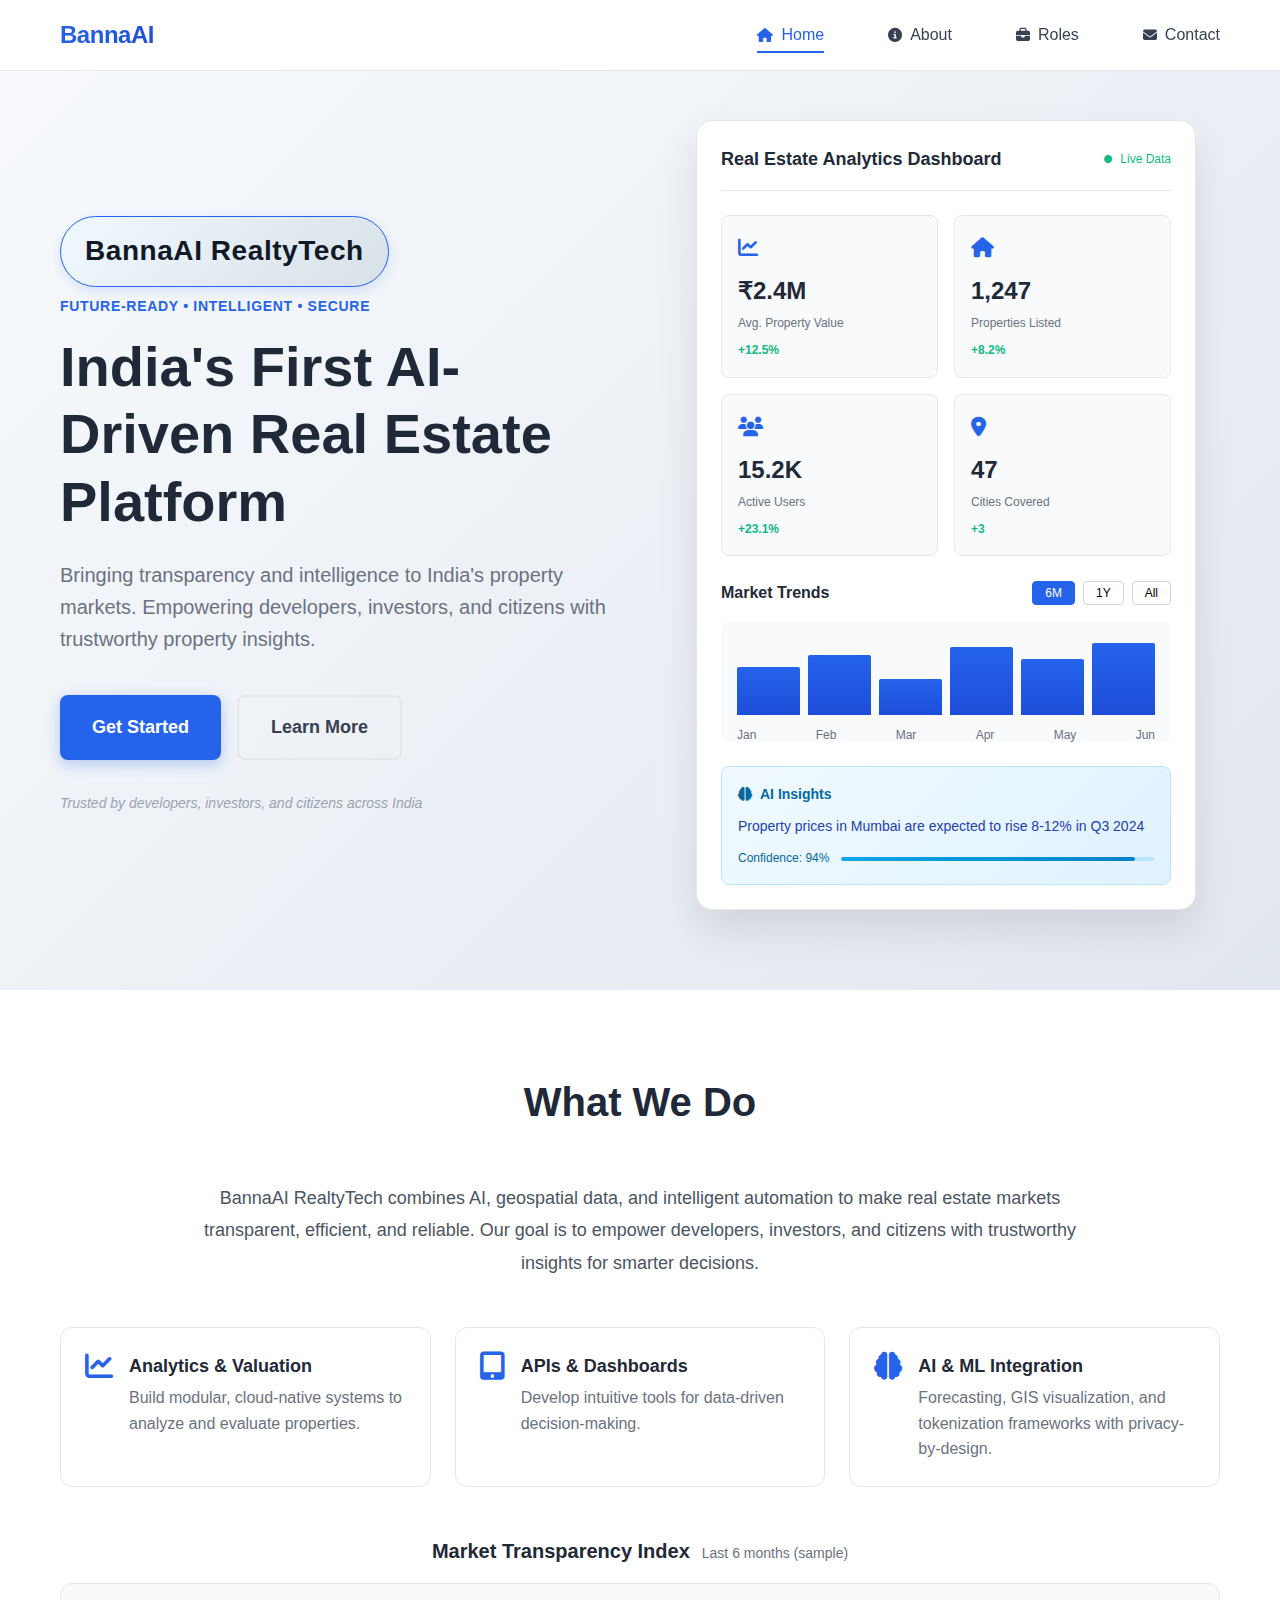
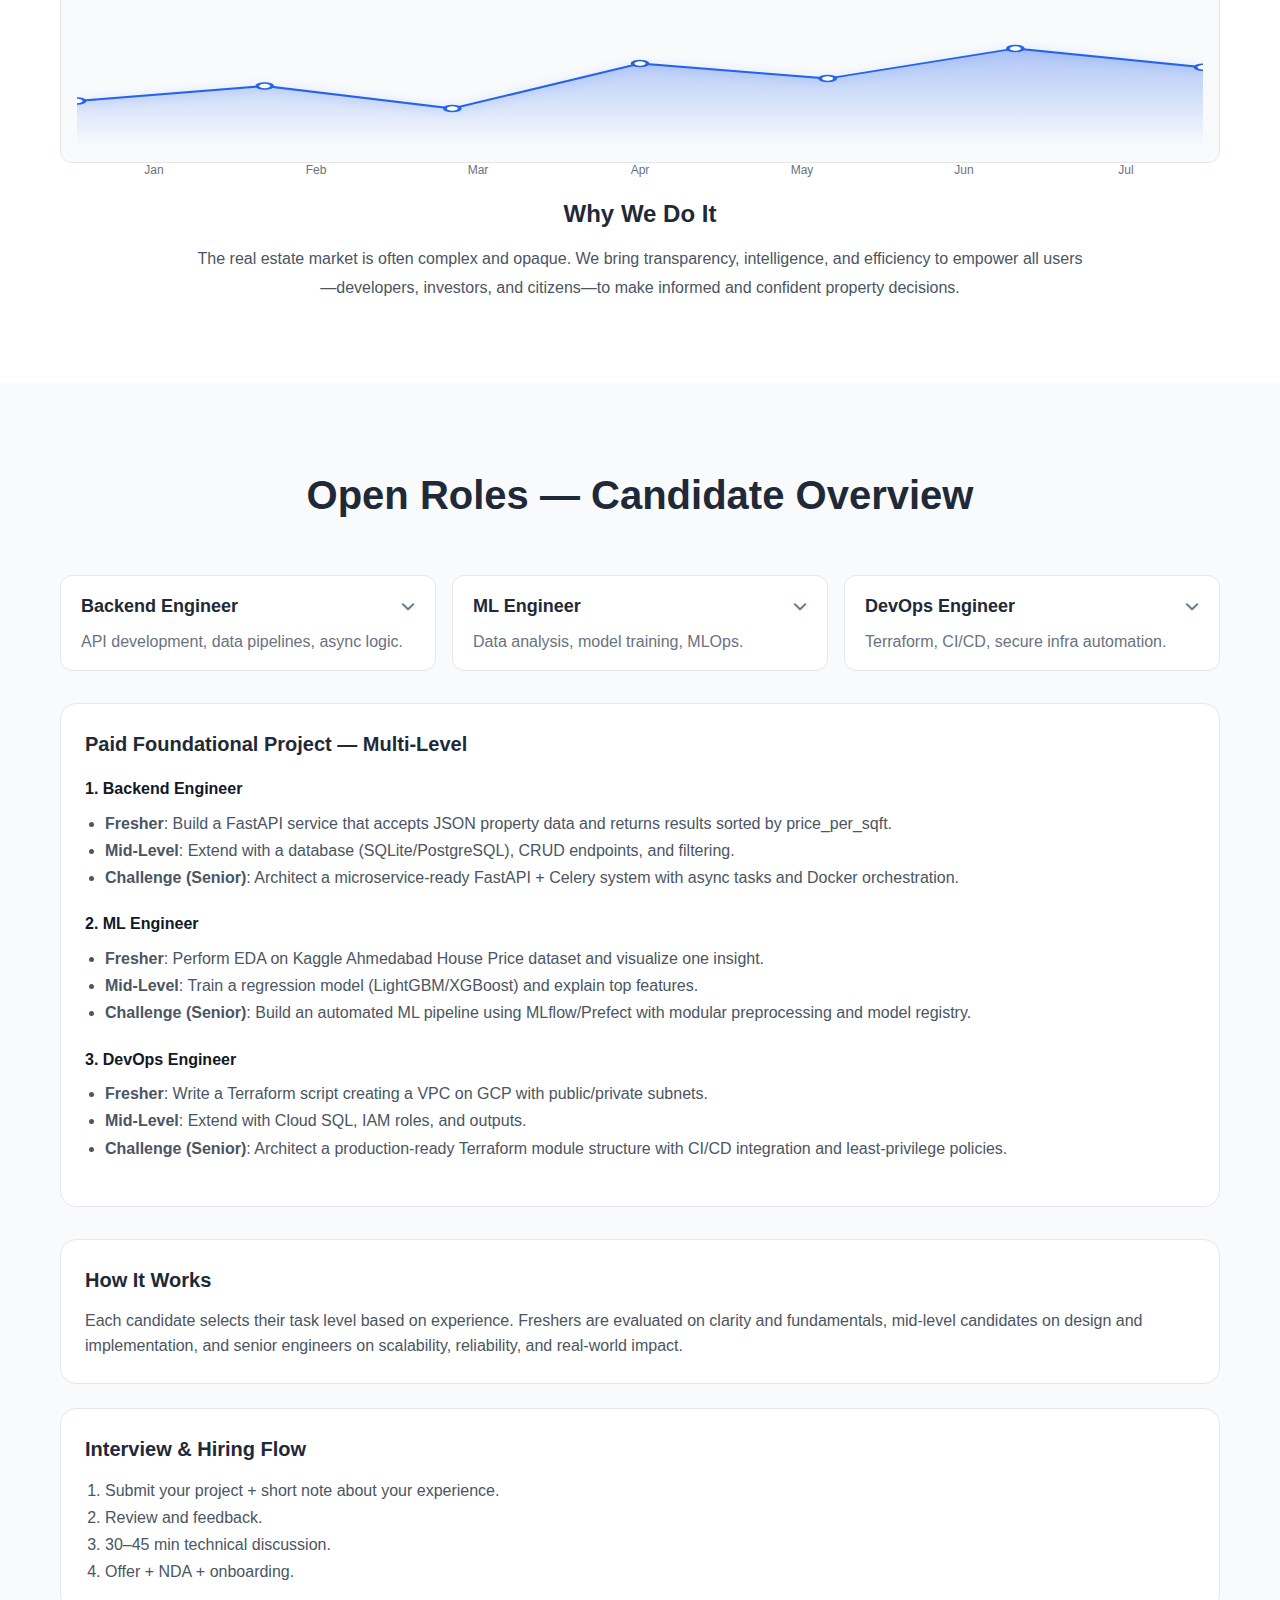
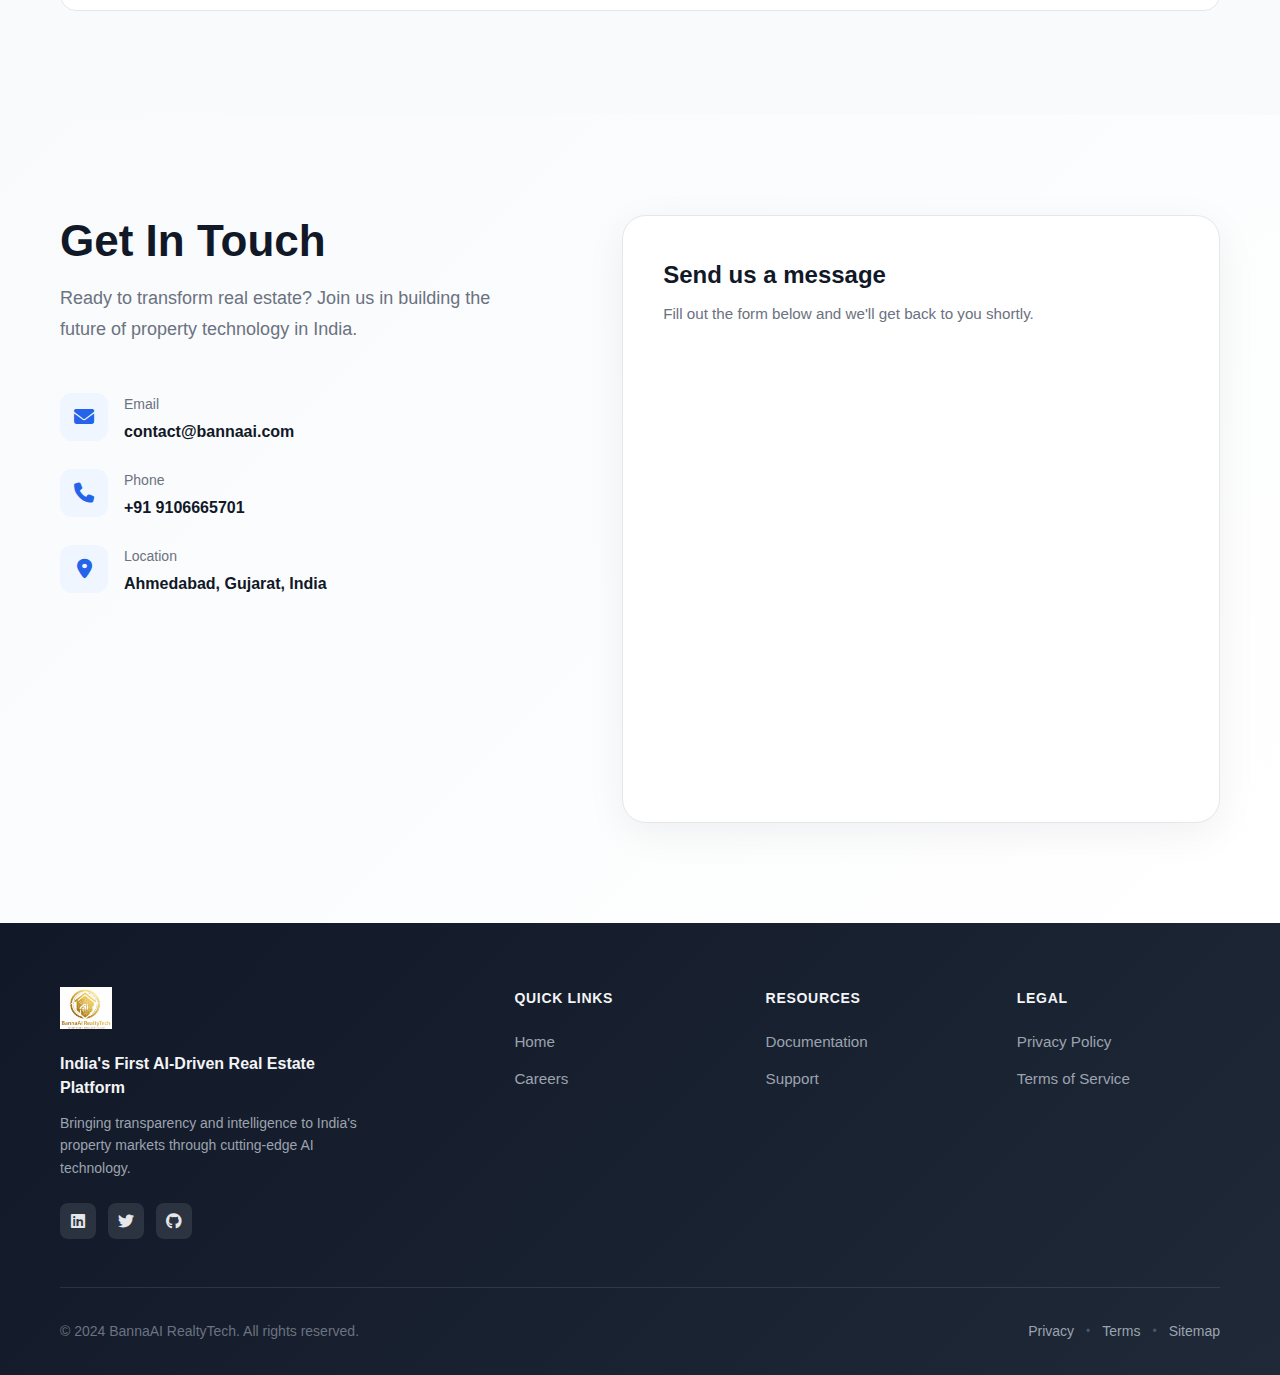
<file: index.html>
<!DOCTYPE html>
<html lang="en">
<head>
    <meta charset="UTF-8">
    <meta name="viewport" content="width=device-width, initial-scale=1.0">
    <title>BannaAI RealtyTech - India's First AI-Driven Real Estate Platform</title>
    <link rel="stylesheet" href="css/styles.css">
    <link rel="preconnect" href="https://fonts.googleapis.com">
    <link rel="preconnect" href="https://fonts.gstatic.com" crossorigin>
    <link href="https://fonts.googleapis.com/css2?family=Arvo:ital,wght@0,400;0,700;1,400;1,700&family=Bitter:ital,wght@0,100..900;1,100..900&family=Love+Ya+Like+A+Sister&family=Roboto+Condensed:ital,wght@0,100..900;1,100..900&family=Special+Elite&display=swap" rel="stylesheet">
    <link rel="stylesheet" href="https://cdnjs.cloudflare.com/ajax/libs/font-awesome/6.4.0/css/all.min.css">
</head>
<body>
    <!-- Navigation -->
    <nav class="navbar">
        <div class="nav-container">
            <div class="nav-logo">
                <a href="#home" class="logo-text">BannaAI</a>
            </div>
            <ul class="nav-menu">
                <li class="nav-item">
                    <a href="#home" class="nav-link"><i class="fas fa-home"></i> Home</a>
                </li>
                <li class="nav-item">
                    <a href="#about" class="nav-link"><i class="fas fa-info-circle"></i> About</a>
                </li>
                <li class="nav-item">
                    <a href="#roles" class="nav-link"><i class="fas fa-briefcase"></i> Roles</a>
                </li>
                <li class="nav-item">
                    <a href="#contact" class="nav-link"><i class="fas fa-envelope"></i> Contact</a>
                </li>
            </ul>
            <div class="hamburger">
                <span class="bar"></span>
                <span class="bar"></span>
                <span class="bar"></span>
            </div>
        </div>
    </nav>

    <!-- Hero Section -->
    <section id="home" class="hero">
        <div class="hero-container">
            <div class="hero-content">
                <p class="Company-name">BannaAI RealtyTech</p>
                <p class="hero-tagline">Future-Ready • Intelligent • Secure</p>
                
                <h1 class="hero-title">India's First AI-Driven Real Estate Platform</h1>
                <p class="hero-subtitle">Bringing transparency and intelligence to India's property markets. Empowering developers, investors, and citizens with trustworthy property insights.</p>
                <div class="hero-cta-buttons">
                    <button class="cta-button primary">Get Started</button>
                    <a href="pages/about.html" class="cta-button secondary">Learn More</a>
                </div>
                <p class="hero-supporting-text">Trusted by developers, investors, and citizens across India</p>
            </div>
            <div class="hero-visual">
                <div class="dashboard-container">
                    <div class="dashboard-header">
                        <h4>Real Estate Analytics Dashboard</h4>
                        <span class="live-indicator">
                            <i class="fas fa-circle"></i> Live Data
                        </span>
                    </div>
                    
                    <div class="dashboard-grid">
                        <div class="metric-card">
                            <div class="metric-icon">
                                <i class="fas fa-chart-line"></i>
                            </div>
                            <div class="metric-content">
                                <div class="metric-value">₹2.4M</div>
                                <div class="metric-label">Avg. Property Value</div>
                                <div class="metric-change positive">+12.5%</div>
                            </div>
                        </div>
                        
                        <div class="metric-card">
                            <div class="metric-icon">
                                <i class="fas fa-home"></i>
                            </div>
                            <div class="metric-content">
                                <div class="metric-value">1,247</div>
                                <div class="metric-label">Properties Listed</div>
                                <div class="metric-change positive">+8.2%</div>
                            </div>
                        </div>
                        
                        <div class="metric-card">
                            <div class="metric-icon">
                                <i class="fas fa-users"></i>
                            </div>
                            <div class="metric-content">
                                <div class="metric-value">15.2K</div>
                                <div class="metric-label">Active Users</div>
                                <div class="metric-change positive">+23.1%</div>
                            </div>
                        </div>
                        
                        <div class="metric-card">
                            <div class="metric-icon">
                                <i class="fas fa-map-marker-alt"></i>
                            </div>
                            <div class="metric-content">
                                <div class="metric-value">47</div>
                                <div class="metric-label">Cities Covered</div>
                                <div class="metric-change positive">+3</div>
                            </div>
                        </div>
                    </div>
                    
                    <div class="chart-section">
                        <div class="chart-header">
                            <h5>Market Trends</h5>
                            <div class="chart-controls">
                                <button class="chart-btn active">6M</button>
                                <button class="chart-btn">1Y</button>
                                <button class="chart-btn">All</button>
                            </div>
                        </div>
                        <div class="chart-container">
                            <div class="chart-bars">
                                <div class="bar" style="height: 60%"></div>
                                <div class="bar" style="height: 75%"></div>
                                <div class="bar" style="height: 45%"></div>
                                <div class="bar" style="height: 85%"></div>
                                <div class="bar" style="height: 70%"></div>
                                <div class="bar" style="height: 90%"></div>
                            </div>
                            <div class="chart-labels">
                                <span>Jan</span>
                                <span>Feb</span>
                                <span>Mar</span>
                                <span>Apr</span>
                                <span>May</span>
                                <span>Jun</span>
                            </div>
                        </div>
                    </div>
                    
                    <div class="ai-insights">
                        <div class="insight-header">
                            <i class="fas fa-brain"></i>
                            <span>AI Insights</span>
                        </div>
                        <div class="insight-content">
                            <p>Property prices in Mumbai are expected to rise 8-12% in Q3 2024</p>
                            <div class="confidence-score">
                                <span>Confidence: 94%</span>
                                <div class="confidence-bar">
                                    <div class="confidence-fill" style="width: 94%"></div>
                                </div>
                            </div>
                        </div>
                    </div>
                </div>
            </div>
        </div>
    </section>

    <!-- What We Do Section -->
    <section id="about" class="what-we-do">
        <div class="container">
            <h2 class="section-title">What We Do</h2>

            <div class="about-intro">
                <p>BannaAI RealtyTech combines AI, geospatial data, and intelligent automation to make real estate markets transparent, efficient, and reliable. Our goal is to empower developers, investors, and citizens with trustworthy insights for smarter decisions.</p>
            </div>

            <div class="about-core">
                <div class="about-card">
                    <div class="about-icon"><i class="fas fa-chart-line"></i></div>
                    <div class="about-content">
                        <h3>Analytics & Valuation</h3>
                        <p>Build modular, cloud-native systems to analyze and evaluate properties.</p>
                    </div>
                </div>
                <div class="about-card">
                    <div class="about-icon"><i class="fas fa-tablet-alt"></i></div>
                    <div class="about-content">
                        <h3>APIs & Dashboards</h3>
                        <p>Develop intuitive tools for data-driven decision-making.</p>
                    </div>
                </div>
                <div class="about-card">
                    <div class="about-icon"><i class="fas fa-brain"></i></div>
                    <div class="about-content">
                        <h3>AI & ML Integration</h3>
                        <p>Forecasting, GIS visualization, and tokenization frameworks with privacy-by-design.</p>
                    </div>
                </div>
            </div>

            <div class="about-graph">
                <div class="about-graph-header">
                    <h3>Market Transparency Index</h3>
                    <span class="about-graph-sub">Last 6 months (sample)</span>
                </div>
                <div class="line-chart">
                    <svg class="line-svg" viewBox="0 0 600 200" preserveAspectRatio="none" aria-hidden="true">
                        <defs>
                            <linearGradient id="lineGradient" x1="0" y1="0" x2="0" y2="1">
                                <stop offset="0%" stop-color="#2563eb" stop-opacity="0.35" />
                                <stop offset="100%" stop-color="#2563eb" stop-opacity="0" />
                            </linearGradient>
                        </defs>
                        <!-- Area fill under the line -->
                        <path class="area-path" d="M0,140 L100,120 L200,150 L300,90 L400,110 L500,70 L600,95 L600,200 L0,200 Z" fill="url(#lineGradient)" />
                        <!-- Line path -->
                        <path class="line-path" d="M0,140 L100,120 L200,150 L300,90 L400,110 L500,70 L600,95" />
                        <!-- Points -->
                        <circle class="line-point" cx="0" cy="140" r="4" />
                        <circle class="line-point" cx="100" cy="120" r="4" />
                        <circle class="line-point" cx="200" cy="150" r="4" />
                        <circle class="line-point" cx="300" cy="90" r="4" />
                        <circle class="line-point" cx="400" cy="110" r="4" />
                        <circle class="line-point" cx="500" cy="70" r="4" />
                        <circle class="line-point" cx="600" cy="95" r="4" />
                    </svg>
                    <div class="line-labels">
                        <span>Jan</span>
                        <span>Feb</span>
                        <span>Mar</span>
                        <span>Apr</span>
                        <span>May</span>
                        <span>Jun</span>
                        <span>Jul</span>
                    </div>
                </div>
            </div>

            <div class="about-purpose">
                <h3>Why We Do It</h3>
                <p>The real estate market is often complex and opaque. We bring transparency, intelligence, and efficiency to empower all users—developers, investors, and citizens—to make informed and confident property decisions.</p>
            </div>
        </div>
    </section>

    <!-- Open Roles Section -->
    <section id="roles" class="open-roles">
        <div class="container">
            <h2 class="section-title">Open Roles — Candidate Overview</h2>

            <div class="roles-overview">
                <div class="role-pill" data-role="backend">
                    <div class="role-pill-header">
                        <h3>Backend Engineer</h3>
                        <i class="fas fa-chevron-down role-chevron"></i>
                    </div>
                    <p>API development, data pipelines, async logic.</p>
                    <div class="role-description">
                        <h4>Responsibilities</h4>
                        <ul>
                            <li>Design and develop scalable REST APIs using FastAPI</li>
                            <li>Build robust data pipelines for real estate analytics</li>
                            <li>Implement async processing with Celery and Redis</li>
                            <li>Optimize database queries and ensure data integrity</li>
                            <li>Collaborate with ML engineers on model integration</li>
                        </ul>
                        <h4>Requirements</h4>
                        <ul>
                            <li>3+ years Python experience with FastAPI/Django</li>
                            <li>Strong knowledge of PostgreSQL/MongoDB</li>
                            <li>Experience with async programming and Celery</li>
                            <li>Understanding of microservices architecture</li>
                            <li>Familiarity with Docker and containerization</li>
                        </ul>
                        <a href="https://forms.gle/hMm1RHJLq3uAy5Zg9" class="apply-button" target="_blank" rel="noopener noreferrer"><i class="fas fa-paper-plane"></i> Apply for Backend Engineer</a>
                    </div>
                </div>

                <div class="role-pill" data-role="ml">
                    <div class="role-pill-header">
                        <h3>ML Engineer</h3>
                        <i class="fas fa-chevron-down role-chevron"></i>
                    </div>
                    <p>Data analysis, model training, MLOps.</p>
                    <div class="role-description">
                        <h4>Responsibilities</h4>
                        <ul>
                            <li>Develop ML models for property valuation and market prediction</li>
                            <li>Build automated ML pipelines using MLflow/Prefect</li>
                            <li>Implement feature engineering for real estate data</li>
                            <li>Deploy models to production with monitoring</li>
                            <li>Collaborate with data scientists on model optimization</li>
                        </ul>
                        <h4>Requirements</h4>
                        <ul>
                            <li>3+ years ML engineering experience</li>
                            <li>Proficiency in Python, scikit-learn, LightGBM/XGBoost</li>
                            <li>Experience with MLflow, Kubeflow, or similar MLOps tools</li>
                            <li>Strong understanding of feature engineering and model deployment</li>
                            <li>Knowledge of cloud platforms (AWS/GCP/Azure)</li>
                        </ul>
                        <a href="https://forms.gle/hMm1RHJLq3uAy5Zg9" class="apply-button" target="_blank" rel="noopener noreferrer"><i class="fas fa-paper-plane"></i> Apply for ML Engineer</a>
                    </div>
                </div>

                <div class="role-pill" data-role="devops">
                    <div class="role-pill-header">
                        <h3>DevOps Engineer</h3>
                        <i class="fas fa-chevron-down role-chevron"></i>
                    </div>
                    <p>Terraform, CI/CD, secure infra automation.</p>
                    <div class="role-description">
                        <h4>Responsibilities</h4>
                        <ul>
                            <li>Design and implement infrastructure as code using Terraform</li>
                            <li>Build CI/CD pipelines for automated deployments</li>
                            <li>Ensure security compliance and least-privilege access</li>
                            <li>Monitor system performance and implement scaling solutions</li>
                            <li>Maintain Kubernetes clusters and container orchestration</li>
                        </ul>
                        <h4>Requirements</h4>
                        <ul>
                            <li>3+ years DevOps/Infrastructure experience</li>
                            <li>Expert knowledge of Terraform and cloud platforms</li>
                            <li>Experience with Kubernetes, Docker, and containerization</li>
                            <li>Strong understanding of CI/CD principles and GitOps</li>
                            <li>Knowledge of security best practices and compliance</li>
                        </ul>
                        <a href="https://forms.gle/hMm1RHJLq3uAy5Zg9" class="apply-button" target="_blank" rel="noopener noreferrer"><i class="fas fa-paper-plane"></i> Apply for DevOps Engineer</a>
                    </div>
                </div>
            </div>

            <div class="project-block">
                <h3 class="project-title">Paid Foundational Project — Multi-Level</h3>

                <div class="project-role">
                    <h4>1. Backend Engineer</h4>
                    <ul class="level-list">
                        <li><strong>Fresher</strong>: Build a FastAPI service that accepts JSON property data and returns results sorted by price_per_sqft.</li>
                        <li><strong>Mid-Level</strong>: Extend with a database (SQLite/PostgreSQL), CRUD endpoints, and filtering.</li>
                        <li><strong>Challenge (Senior)</strong>: Architect a microservice-ready FastAPI + Celery system with async tasks and Docker orchestration.</li>
                    </ul>
                </div>

                <div class="project-role">
                    <h4>2. ML Engineer</h4>
                    <ul class="level-list">
                        <li><strong>Fresher</strong>: Perform EDA on Kaggle Ahmedabad House Price dataset and visualize one insight.</li>
                        <li><strong>Mid-Level</strong>: Train a regression model (LightGBM/XGBoost) and explain top features.</li>
                        <li><strong>Challenge (Senior)</strong>: Build an automated ML pipeline using MLflow/Prefect with modular preprocessing and model registry.</li>
                    </ul>
                </div>

                <div class="project-role">
                    <h4>3. DevOps Engineer</h4>
                    <ul class="level-list">
                        <li><strong>Fresher</strong>: Write a Terraform script creating a VPC on GCP with public/private subnets.</li>
                        <li><strong>Mid-Level</strong>: Extend with Cloud SQL, IAM roles, and outputs.</li>
                        <li><strong>Challenge (Senior)</strong>: Architect a production-ready Terraform module structure with CI/CD integration and least-privilege policies.</li>
                    </ul>
                </div>
            </div>

            <div class="how-it-works">
                <h3>How It Works</h3>
                <p>Each candidate selects their task level based on experience. Freshers are evaluated on clarity and fundamentals, mid-level candidates on design and implementation, and senior engineers on scalability, reliability, and real-world impact.</p>
            </div>

            <div class="hiring-flow">
                <h3>Interview & Hiring Flow</h3>
                <ol class="flow-steps">
                    <li>Submit your project + short note about your experience.</li>
                    <li>Review and feedback.</li>
                    <li>30–45 min technical discussion.</li>
                    <li>Offer + NDA + onboarding.</li>
                </ol>
            </div>
        </div>
    </section>

    <!-- Contact Section -->
    <section id="contact" class="contact">
        <div class="container">
            <div class="contact-wrapper">
                <div class="contact-info-section">
                    <div class="contact-header">
                        <h2 class="contact-main-title">Get In Touch</h2>
                        <p class="contact-subtitle">Ready to transform real estate? Join us in building the future of property technology in India.</p>
                    </div>
                    <div class="contact-details-grid">
                        <div class="contact-detail-item">
                            <div class="detail-icon">
                                <i class="fas fa-envelope"></i>
                            </div>
                            <div class="detail-content">
                                <span class="detail-label">Email</span>
                                <a href="mailto:hello@bannaai.com" class="detail-value">contact@bannaai.com</a>
                            </div>
                        </div>
                        <div class="contact-detail-item">
                            <div class="detail-icon">
                                <i class="fas fa-phone"></i>
                            </div>
                            <div class="detail-content">
                                <span class="detail-label">Phone</span>
                                <a href="tel:+919876543210" class="detail-value">+91 9106665701</a>
                            </div>
                        </div>
                        <div class="contact-detail-item">
                            <div class="detail-icon">
                                <i class="fas fa-map-marker-alt"></i>
                            </div>
                            <div class="detail-content">
                                <span class="detail-label">Location</span>
                                <span class="detail-value">Ahmedabad, Gujarat, India</span>
                            </div>
                        </div>
                    </div>
                </div>

                <div class="contact-form-section">
                    <div class="form-header">
                        <h3 class="form-title">Send us a message</h3>
                        <p class="form-description">Fill out the form below and we'll get back to you shortly.</p>
                    </div>
                    <form class="contact-form" novalidate>
                        <div class="form-group">
                            <label class="field-label" for="name">Name</label>
                            <input class="pill-input" type="text" id="name" name="name" placeholder="Your full name" required>
                        </div>
                        <div class="form-group">
                            <label class="field-label" for="email">Email</label>
                            <input class="pill-input" type="email" id="email" name="email" placeholder="your.email@example.com" required>
                        </div>
                        <div class="form-group">
                            <label class="field-label" for="message">Message</label>
                            <textarea class="pill-textarea" id="message" name="message" placeholder="Tell us about your project or inquiry..." rows="5" required></textarea>
                        </div>
                        <button type="submit" class="submit-pill">
                            <span>Send Message</span>
                            <i class="fas fa-paper-plane"></i>
                        </button>
                    </form>
                </div>
            </div>
        </div>
    </section>

    <!-- Footer -->
    <footer class="footer">
        <div class="container">
            <div class="footer-content">
                <div class="footer-brand">
                    <img src="assets/logo.png" alt="BannaAI RealtyTech" class="footer-logo-img">
                    <p class="footer-tagline">India's First AI-Driven Real Estate Platform</p>
                    <p class="footer-description">Bringing transparency and intelligence to India's property markets through cutting-edge AI technology.</p>
                    <div class="footer-social">
                        <a href="#" class="social-icon" aria-label="LinkedIn"><i class="fab fa-linkedin"></i></a>
                        <a href="#" class="social-icon" aria-label="Twitter"><i class="fab fa-twitter"></i></a>
                        <a href="#" class="social-icon" aria-label="GitHub"><i class="fab fa-github"></i></a>
                    </div>
                </div>

                <div class="footer-column">
                    <h4 class="footer-heading">Quick Links</h4>
                    <ul class="footer-list">
                        <li><a href="#home" class="footer-link">Home</a></li>
                       
                        <li><a href="#roles" class="footer-link">Careers</a></li>
                        
                    </ul>
                </div>

                <div class="footer-column">
                    <h4 class="footer-heading">Resources</h4>
                    <ul class="footer-list">
                        <li><a href="#" class="footer-link">Documentation</a></li>
                        
                        <li><a href="#" class="footer-link">Support</a></li>
                        
                    </ul>
                </div>

                <div class="footer-column">
                    <h4 class="footer-heading">Legal</h4>
                    <ul class="footer-list">
                        <li><a href="pages/privacy-and-terms.html" class="footer-link">Privacy Policy</a></li>
                        <li><a href="pages/privacy-and-terms.html#terms" class="footer-link">Terms of Service</a></li>
                        
                    </ul>
                </div>
            </div>

            <div class="footer-bottom">
                <div class="footer-bottom-content">
                    <p class="footer-copyright">&copy; 2024 BannaAI RealtyTech. All rights reserved.</p>
                    <div class="footer-bottom-links">
                        <a href="pages/privacy-and-terms.html" class="footer-bottom-link">Privacy</a>
                        <span class="footer-divider">•</span>
                        <a href="pages/privacy-and-terms.html#terms" class="footer-bottom-link">Terms</a>
                        <span class="footer-divider">•</span>
                        <a href="#home" class="footer-bottom-link">Sitemap</a>
                    </div>
                </div>
            </div>
        </div>
    </footer>

    <script src="js/script.js"></script>
</body>
</html>
</file>
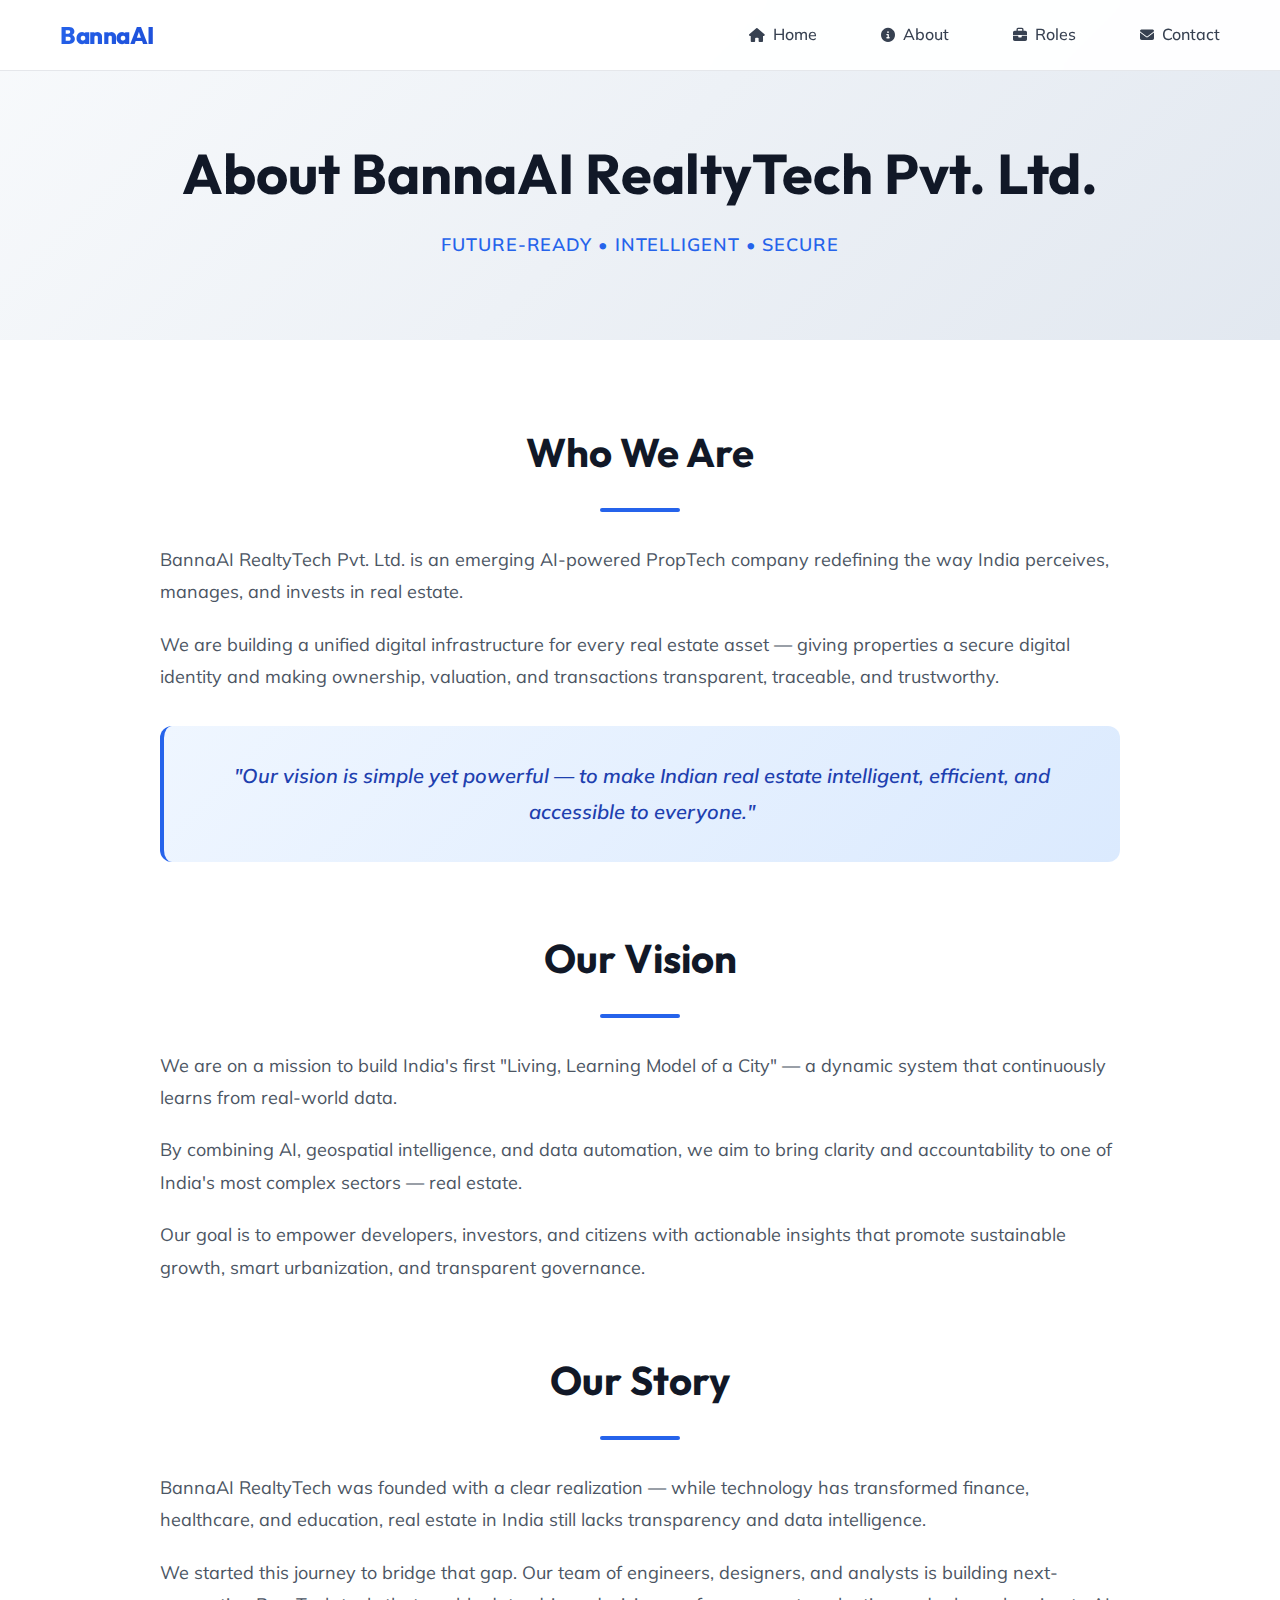
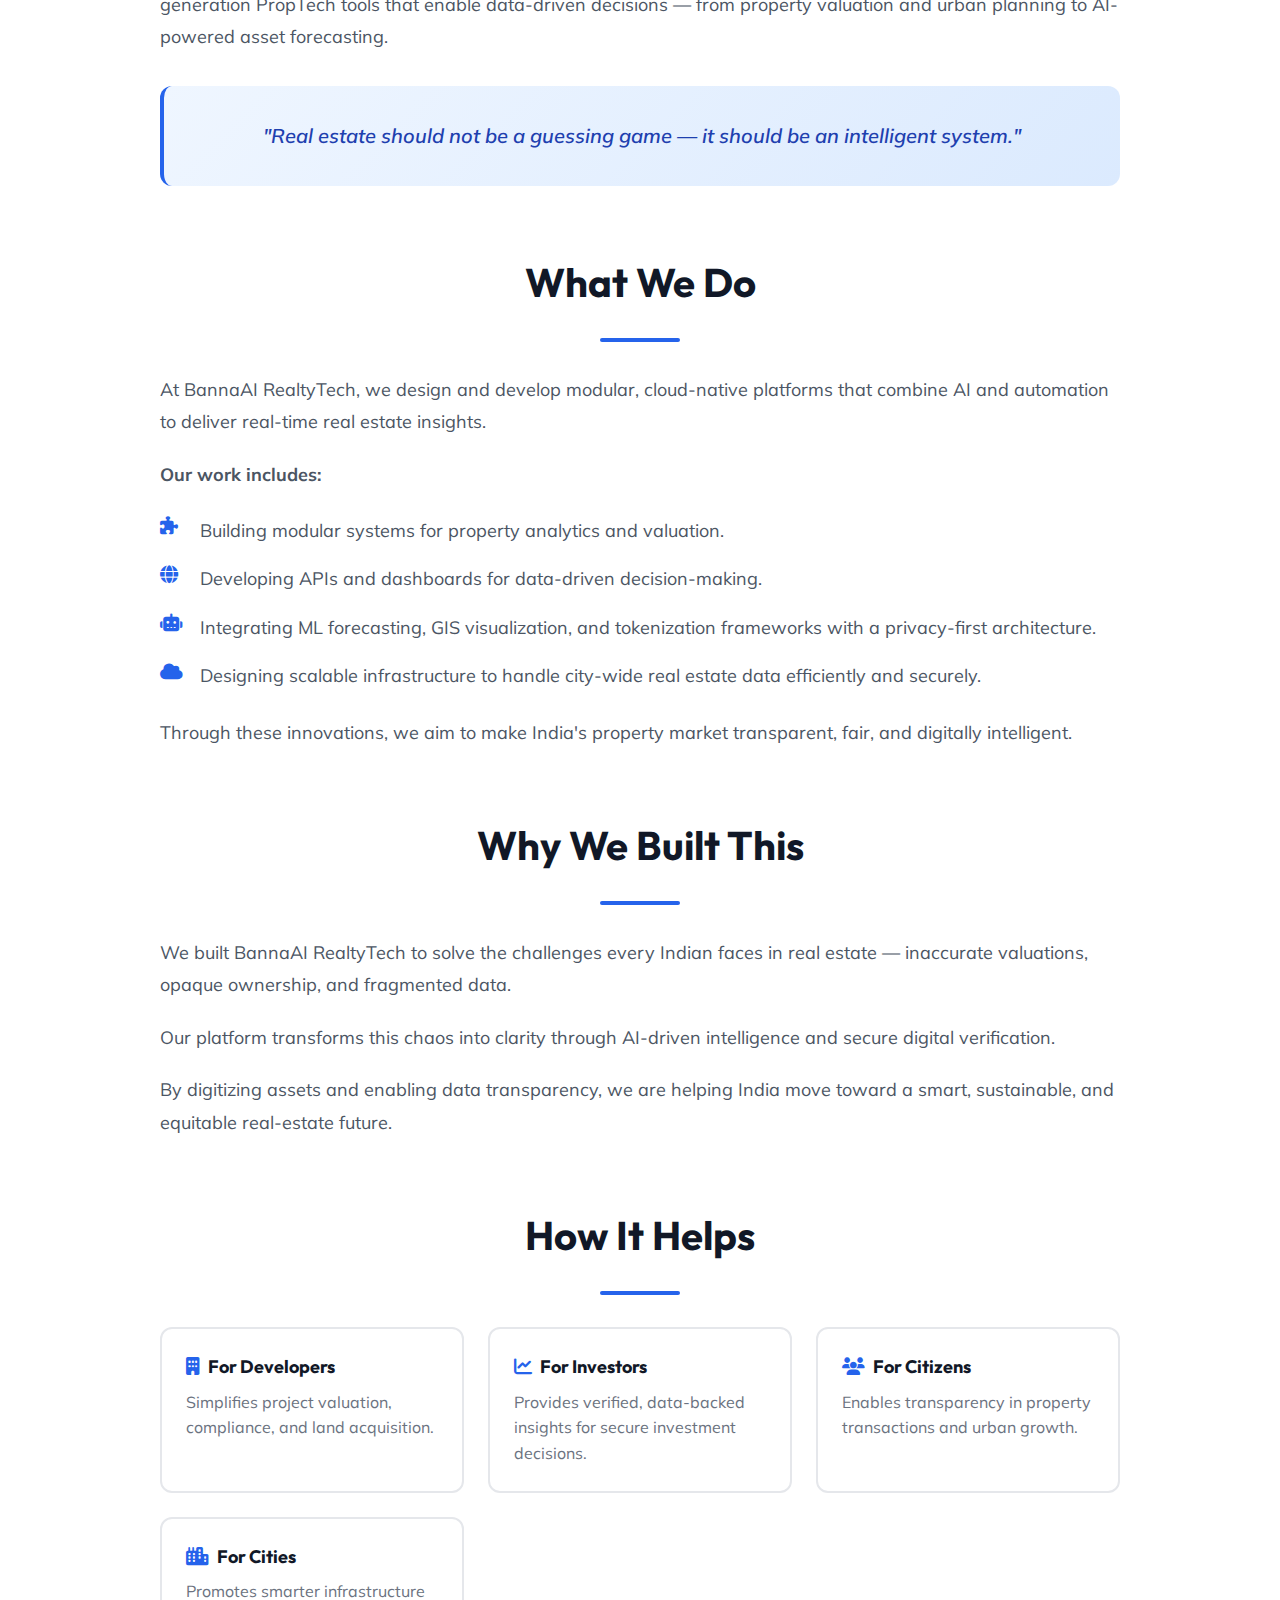
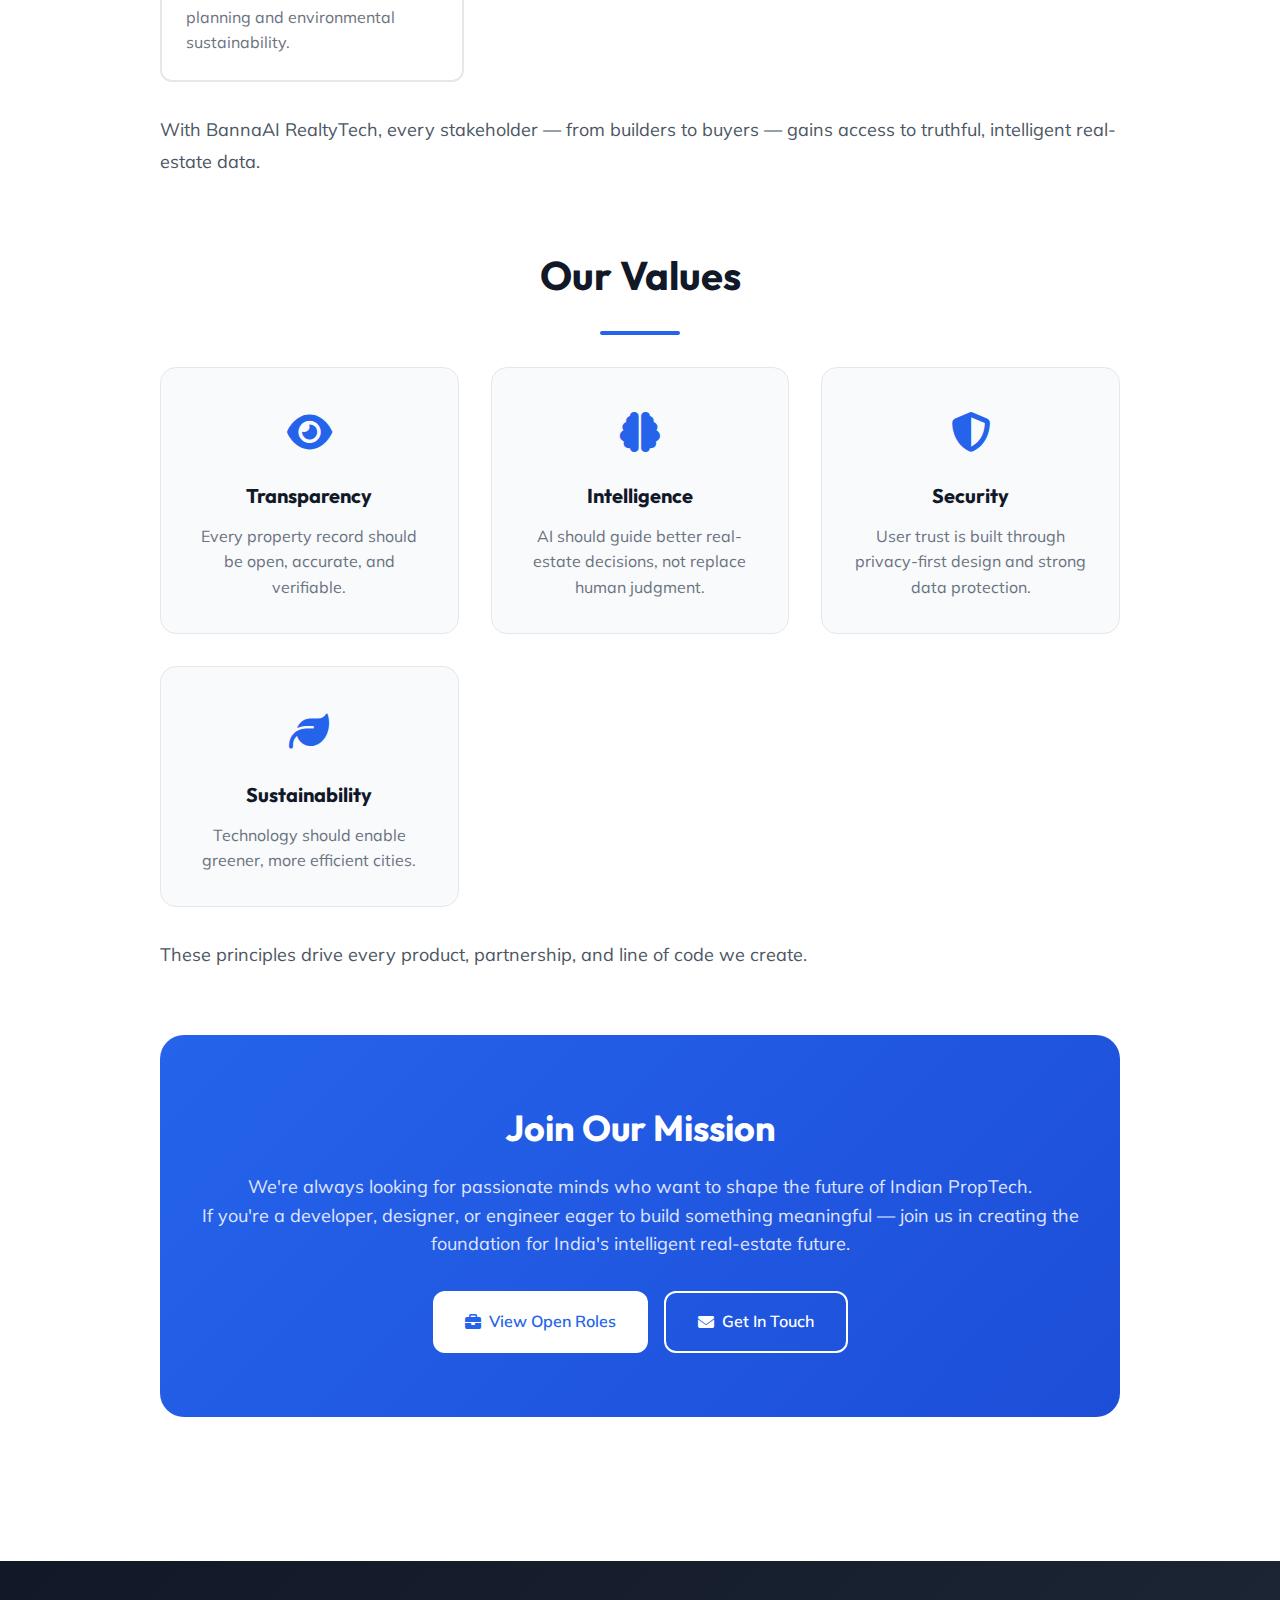
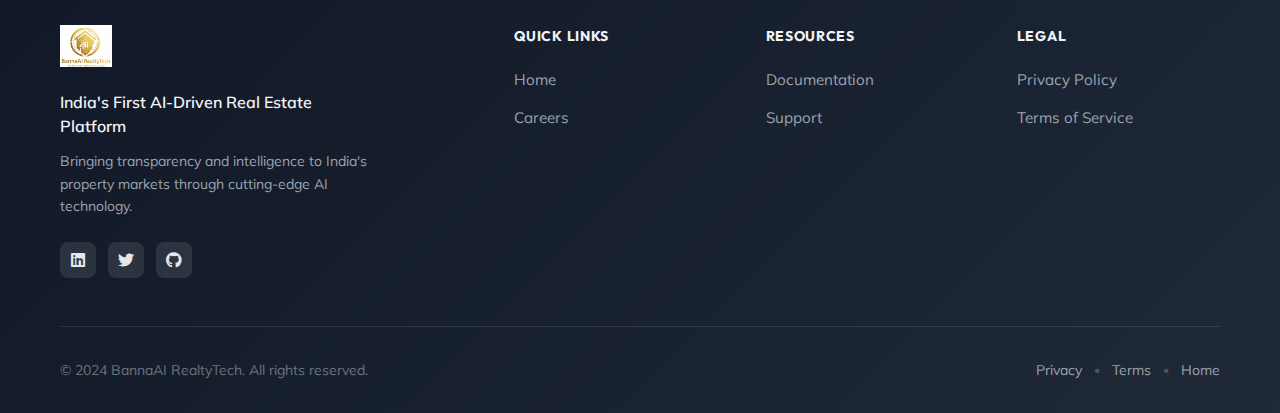
<file: pages/about.html>
<!DOCTYPE html>
<html lang="en">
<head>
    <meta charset="UTF-8">
    <meta name="viewport" content="width=device-width, initial-scale=1.0">
    <title>About Us - BannaAI RealtyTech</title>
    <link rel="stylesheet" href="../css/styles.css">
    <link href="https://fonts.googleapis.com/css2?family=Fira+Sans:ital,wght@0,100;0,200;0,300;0,400;0,500;0,600;0,700;0,800;0,900;1,100;1,200;1,300;1,400;1,500;1,600;1,700;1,800;1,900&family=Lora:ital,wght@0,400..700;1,400..700&family=Mulish:ital,wght@0,200..1000;1,200..1000&family=Outfit:wght@100..900&display=swap" rel="stylesheet">
    <link rel="stylesheet" href="https://cdnjs.cloudflare.com/ajax/libs/font-awesome/6.4.0/css/all.min.css">
    <style>
        /* About Page Specific Styles */
        .about-hero {
            padding: 140px 0 80px;
            background: linear-gradient(135deg, #f8fafc 0%, #e2e8f0 100%);
            text-align: center;
        }

        .about-hero h1 {
            font-size: 3.5rem;
            color: #111827;
            margin-bottom: 1.5rem;
            line-height: 1.2;
        }

        .about-tagline {
            font-size: 1.125rem;
            color: #2563eb;
            font-weight: 600;
            text-transform: uppercase;
            letter-spacing: 0.05em;
        }

        .about-content {
            padding: 80px 0;
            background: #ffffff;
        }

        .about-container {
            max-width: 1000px;
            margin: 0 auto;
            padding: 0 20px;
        }

        .about-section {
            margin-bottom: 4rem;
        }

        .about-section h2 {
            font-size: 2.5rem;
            color: #111827;
            margin-bottom: 1.5rem;
            text-align: center;
        }

        .about-section h3 {
            font-size: 1.75rem;
            color: #1f2937;
            margin-bottom: 1.25rem;
        }

        .about-section p {
            font-size: 1.125rem;
            color: #4b5563;
            line-height: 1.8;
            margin-bottom: 1.25rem;
        }

        .about-section ul {
            list-style: none;
            padding: 0;
            margin: 1.5rem 0;
        }

        .about-section ul li {
            font-size: 1.125rem;
            color: #4b5563;
            line-height: 1.8;
            margin-bottom: 1rem;
            padding-left: 2.5rem;
            position: relative;
        }

        .about-section ul li i {
            position: absolute;
            left: 0;
            color: #2563eb;
            font-size: 1.125rem;
            margin-top: 0.15rem;
        }

        .highlight-quote {
            background: linear-gradient(135deg, #eff6ff 0%, #dbeafe 100%);
            border-left: 4px solid #2563eb;
            padding: 2rem;
            margin: 2rem 0;
            border-radius: 12px;
        }

        .highlight-quote p {
            font-size: 1.25rem;
            color: #1e40af;
            font-weight: 600;
            font-style: italic;
            margin: 0;
            text-align: center;
        }

        .values-grid {
            display: grid;
            grid-template-columns: repeat(auto-fit, minmax(240px, 1fr));
            gap: 2rem;
            margin: 2rem 0;
        }

        .value-card {
            background: #f8fafc;
            border: 1px solid #e5e7eb;
            border-radius: 16px;
            padding: 2rem;
            text-align: center;
            transition: transform 0.3s ease, box-shadow 0.3s ease;
        }

        .value-card:hover {
            transform: translateY(-5px);
            box-shadow: 0 10px 30px rgba(37, 99, 235, 0.1);
        }

        .value-icon {
            font-size: 2.5rem;
            color: #2563eb;
            margin-bottom: 1rem;
        }

        .value-card h4 {
            font-size: 1.25rem;
            color: #111827;
            margin-bottom: 0.75rem;
        }

        .value-card p {
            font-size: 1rem;
            color: #6b7280;
            line-height: 1.6;
            margin: 0;
        }

        .benefits-grid {
            display: grid;
            grid-template-columns: repeat(auto-fit, minmax(260px, 1fr));
            gap: 1.5rem;
            margin: 2rem 0;
        }

        .benefit-card {
            background: #ffffff;
            border: 2px solid #e5e7eb;
            border-radius: 12px;
            padding: 1.5rem;
            transition: border-color 0.3s ease;
        }

        .benefit-card:hover {
            border-color: #2563eb;
        }

        .benefit-card h4 {
            font-size: 1.125rem;
            color: #111827;
            margin-bottom: 0.5rem;
            display: flex;
            align-items: center;
            gap: 0.5rem;
        }

        .benefit-card h4 i {
            color: #2563eb;
        }

        .benefit-card p {
            font-size: 1rem;
            color: #6b7280;
            line-height: 1.6;
            margin: 0;
        }

        .cta-section {
            background: linear-gradient(135deg, #2563eb 0%, #1d4ed8 100%);
            padding: 4rem 2rem;
            border-radius: 24px;
            text-align: center;
            margin: 4rem 0;
        }

        .cta-section h2 {
            color: #ffffff;
            font-size: 2.25rem;
            margin-bottom: 1rem;
        }

        .cta-section p {
            color: #e0e7ff;
            font-size: 1.125rem;
            margin-bottom: 2rem;
        }

        .cta-buttons {
            display: flex;
            gap: 1rem;
            justify-content: center;
            flex-wrap: wrap;
        }

        .cta-btn {
            padding: 1rem 2rem;
            border-radius: 12px;
            font-weight: 600;
            font-size: 1rem;
            text-decoration: none;
            transition: all 0.3s ease;
            display: inline-flex;
            align-items: center;
            gap: 0.5rem;
        }

        .cta-btn.primary {
            background: #ffffff;
            color: #2563eb;
        }

        .cta-btn.primary:hover {
            transform: translateY(-2px);
            box-shadow: 0 10px 30px rgba(255, 255, 255, 0.3);
        }

        .cta-btn.secondary {
            background: transparent;
            color: #ffffff;
            border: 2px solid #ffffff;
        }

        .cta-btn.secondary:hover {
            background: rgba(255, 255, 255, 0.1);
        }

        .section-divider {
            width: 80px;
            height: 4px;
            background: #2563eb;
            margin: 0 auto 2rem;
            border-radius: 2px;
        }

        @media (max-width: 768px) {
            .about-hero h1 {
                font-size: 2.5rem;
            }

            .about-section h2 {
                font-size: 2rem;
            }

            .about-section h3 {
                font-size: 1.5rem;
            }

            .about-section p,
            .about-section ul li {
                font-size: 1rem;
            }

            .highlight-quote p {
                font-size: 1.125rem;
            }

            .cta-section h2 {
                font-size: 1.75rem;
            }

            .cta-buttons {
                flex-direction: column;
                align-items: center;
            }

            .cta-btn {
                width: 100%;
                max-width: 280px;
                justify-content: center;
            }
        }
    </style>
</head>
<body>
    <!-- Navigation -->
    <nav class="navbar">
        <div class="nav-container">
            <div class="nav-logo">
                <a href="../index.html" class="logo-text">BannaAI</a>
            </div>
            <ul class="nav-menu">
                <li class="nav-item">
                    <a href="../index.html#home" class="nav-link"><i class="fas fa-home"></i> Home</a>
                </li>
                <li class="nav-item">
                    <a href="../index.html#about" class="nav-link"><i class="fas fa-info-circle"></i> About</a>
                </li>
                <li class="nav-item">
                    <a href="../index.html#roles" class="nav-link"><i class="fas fa-briefcase"></i> Roles</a>
                </li>
                <li class="nav-item">
                    <a href="../index.html#contact" class="nav-link"><i class="fas fa-envelope"></i> Contact</a>
                </li>
            </ul>
            <div class="hamburger">
                <span class="bar"></span>
                <span class="bar"></span>
                <span class="bar"></span>
            </div>
        </div>
    </nav>

    <!-- Hero Section -->
    <section class="about-hero">
        <div class="container">
            <h1>About BannaAI RealtyTech Pvt. Ltd.</h1>
            <p class="about-tagline">Future-Ready • Intelligent • Secure</p>
        </div>
    </section>

    <!-- About Content -->
    <section class="about-content">
        <div class="about-container">
            <!-- Who We Are -->
            <div class="about-section">
                <h2>Who We Are</h2>
                <div class="section-divider"></div>
                <p>BannaAI RealtyTech Pvt. Ltd. is an emerging AI-powered PropTech company redefining the way India perceives, manages, and invests in real estate.</p>
                <p>We are building a unified digital infrastructure for every real estate asset — giving properties a secure digital identity and making ownership, valuation, and transactions transparent, traceable, and trustworthy.</p>
                <div class="highlight-quote">
                    <p>"Our vision is simple yet powerful — to make Indian real estate intelligent, efficient, and accessible to everyone."</p>
                </div>
            </div>

            <!-- Our Vision -->
            <div class="about-section">
                <h2>Our Vision</h2>
                <div class="section-divider"></div>
                <p>We are on a mission to build India's first "Living, Learning Model of a City" — a dynamic system that continuously learns from real-world data.</p>
                <p>By combining AI, geospatial intelligence, and data automation, we aim to bring clarity and accountability to one of India's most complex sectors — real estate.</p>
                <p>Our goal is to empower developers, investors, and citizens with actionable insights that promote sustainable growth, smart urbanization, and transparent governance.</p>
            </div>

            <!-- Our Story -->
            <div class="about-section">
                <h2>Our Story</h2>
                <div class="section-divider"></div>
                <p>BannaAI RealtyTech was founded with a clear realization — while technology has transformed finance, healthcare, and education, real estate in India still lacks transparency and data intelligence.</p>
                <p>We started this journey to bridge that gap. Our team of engineers, designers, and analysts is building next-generation PropTech tools that enable data-driven decisions — from property valuation and urban planning to AI-powered asset forecasting.</p>
                <div class="highlight-quote">
                    <p>"Real estate should not be a guessing game — it should be an intelligent system."</p>
                </div>
            </div>

            <!-- What We Do -->
            <div class="about-section">
                <h2>What We Do</h2>
                <div class="section-divider"></div>
                <p>At BannaAI RealtyTech, we design and develop modular, cloud-native platforms that combine AI and automation to deliver real-time real estate insights.</p>
                <p><strong>Our work includes:</strong></p>
                <ul>
                    <li><i class="fas fa-puzzle-piece"></i> Building modular systems for property analytics and valuation.</li>
                    <li><i class="fas fa-globe"></i> Developing APIs and dashboards for data-driven decision-making.</li>
                    <li><i class="fas fa-robot"></i> Integrating ML forecasting, GIS visualization, and tokenization frameworks with a privacy-first architecture.</li>
                    <li><i class="fas fa-cloud"></i> Designing scalable infrastructure to handle city-wide real estate data efficiently and securely.</li>
                </ul>
                <p>Through these innovations, we aim to make India's property market transparent, fair, and digitally intelligent.</p>
            </div>

            <!-- Why We Built This -->
            <div class="about-section">
                <h2>Why We Built This</h2>
                <div class="section-divider"></div>
                <p>We built BannaAI RealtyTech to solve the challenges every Indian faces in real estate — inaccurate valuations, opaque ownership, and fragmented data.</p>
                <p>Our platform transforms this chaos into clarity through AI-driven intelligence and secure digital verification.</p>
                <p>By digitizing assets and enabling data transparency, we are helping India move toward a smart, sustainable, and equitable real-estate future.</p>
            </div>

            <!-- How It Helps -->
            <div class="about-section">
                <h2>How It Helps</h2>
                <div class="section-divider"></div>
                <div class="benefits-grid">
                    <div class="benefit-card">
                        <h4><i class="fas fa-building"></i> For Developers</h4>
                        <p>Simplifies project valuation, compliance, and land acquisition.</p>
                    </div>
                    <div class="benefit-card">
                        <h4><i class="fas fa-chart-line"></i> For Investors</h4>
                        <p>Provides verified, data-backed insights for secure investment decisions.</p>
                    </div>
                    <div class="benefit-card">
                        <h4><i class="fas fa-users"></i> For Citizens</h4>
                        <p>Enables transparency in property transactions and urban growth.</p>
                    </div>
                    <div class="benefit-card">
                        <h4><i class="fas fa-city"></i> For Cities</h4>
                        <p>Promotes smarter infrastructure planning and environmental sustainability.</p>
                    </div>
                </div>
                <p>With BannaAI RealtyTech, every stakeholder — from builders to buyers — gains access to truthful, intelligent real-estate data.</p>
            </div>

            <!-- Our Values -->
            <div class="about-section">
                <h2>Our Values</h2>
                <div class="section-divider"></div>
                <div class="values-grid">
                    <div class="value-card">
                        <div class="value-icon"><i class="fas fa-eye"></i></div>
                        <h4>Transparency</h4>
                        <p>Every property record should be open, accurate, and verifiable.</p>
                    </div>
                    <div class="value-card">
                        <div class="value-icon"><i class="fas fa-brain"></i></div>
                        <h4>Intelligence</h4>
                        <p>AI should guide better real-estate decisions, not replace human judgment.</p>
                    </div>
                    <div class="value-card">
                        <div class="value-icon"><i class="fas fa-shield-alt"></i></div>
                        <h4>Security</h4>
                        <p>User trust is built through privacy-first design and strong data protection.</p>
                    </div>
                    <div class="value-card">
                        <div class="value-icon"><i class="fas fa-leaf"></i></div>
                        <h4>Sustainability</h4>
                        <p>Technology should enable greener, more efficient cities.</p>
                    </div>
                </div>
                <p>These principles drive every product, partnership, and line of code we create.</p>
            </div>

            <!-- CTA Section -->
            <div class="cta-section">
                <h2>Join Our Mission</h2>
                <p>We're always looking for passionate minds who want to shape the future of Indian PropTech.<br>If you're a developer, designer, or engineer eager to build something meaningful — join us in creating the foundation for India's intelligent real-estate future.</p>
                <div class="cta-buttons">
                    <a href="../index.html#roles" class="cta-btn primary">
                        <i class="fas fa-briefcase"></i>
                        <span>View Open Roles</span>
                    </a>
                    <a href="../index.html#contact" class="cta-btn secondary">
                        <i class="fas fa-envelope"></i>
                        <span>Get In Touch</span>
                    </a>
                </div>
            </div>
        </div>
    </section>

    <!-- Footer -->
    <footer class="footer">
        <div class="container">
            <div class="footer-content">
                <div class="footer-brand">
                    <img src="../assets/logo.png" alt="BannaAI RealtyTech" class="footer-logo-img">
                    <p class="footer-tagline">India's First AI-Driven Real Estate Platform</p>
                    <p class="footer-description">Bringing transparency and intelligence to India's property markets through cutting-edge AI technology.</p>
                    <div class="footer-social">
                        <a href="#" class="social-icon" aria-label="LinkedIn"><i class="fab fa-linkedin"></i></a>
                        <a href="#" class="social-icon" aria-label="Twitter"><i class="fab fa-twitter"></i></a>
                        <a href="#" class="social-icon" aria-label="GitHub"><i class="fab fa-github"></i></a>
                    </div>
                </div>

                <div class="footer-column">
                    <h4 class="footer-heading">Quick Links</h4>
                    <ul class="footer-list">
                        <li><a href="../index.html#home" class="footer-link">Home</a></li>
                        <li><a href="../index.html#roles" class="footer-link">Careers</a></li>
                    </ul>
                </div>

                <div class="footer-column">
                    <h4 class="footer-heading">Resources</h4>
                    <ul class="footer-list">
                        <li><a href="#" class="footer-link">Documentation</a></li>
                        <li><a href="#" class="footer-link">Support</a></li>
                    </ul>
                </div>

                <div class="footer-column">
                    <h4 class="footer-heading">Legal</h4>
                    <ul class="footer-list">
                        <li><a href="privacy-and-terms.html" class="footer-link">Privacy Policy</a></li>
                        <li><a href="privacy-and-terms.html#terms" class="footer-link">Terms of Service</a></li>
                    </ul>
                </div>
            </div>

            <div class="footer-bottom">
                <div class="footer-bottom-content">
                    <p class="footer-copyright">&copy; 2024 BannaAI RealtyTech. All rights reserved.</p>
                    <div class="footer-bottom-links">
                        <a href="privacy-and-terms.html" class="footer-bottom-link">Privacy</a>
                        <span class="footer-divider">•</span>
                        <a href="privacy-and-terms.html#terms" class="footer-bottom-link">Terms</a>
                        <span class="footer-divider">•</span>
                        <a href="../index.html" class="footer-bottom-link">Home</a>
                    </div>
                </div>
            </div>
        </div>
    </footer>

    <script src="../js/script.js"></script>
</body>
</html>
</file>
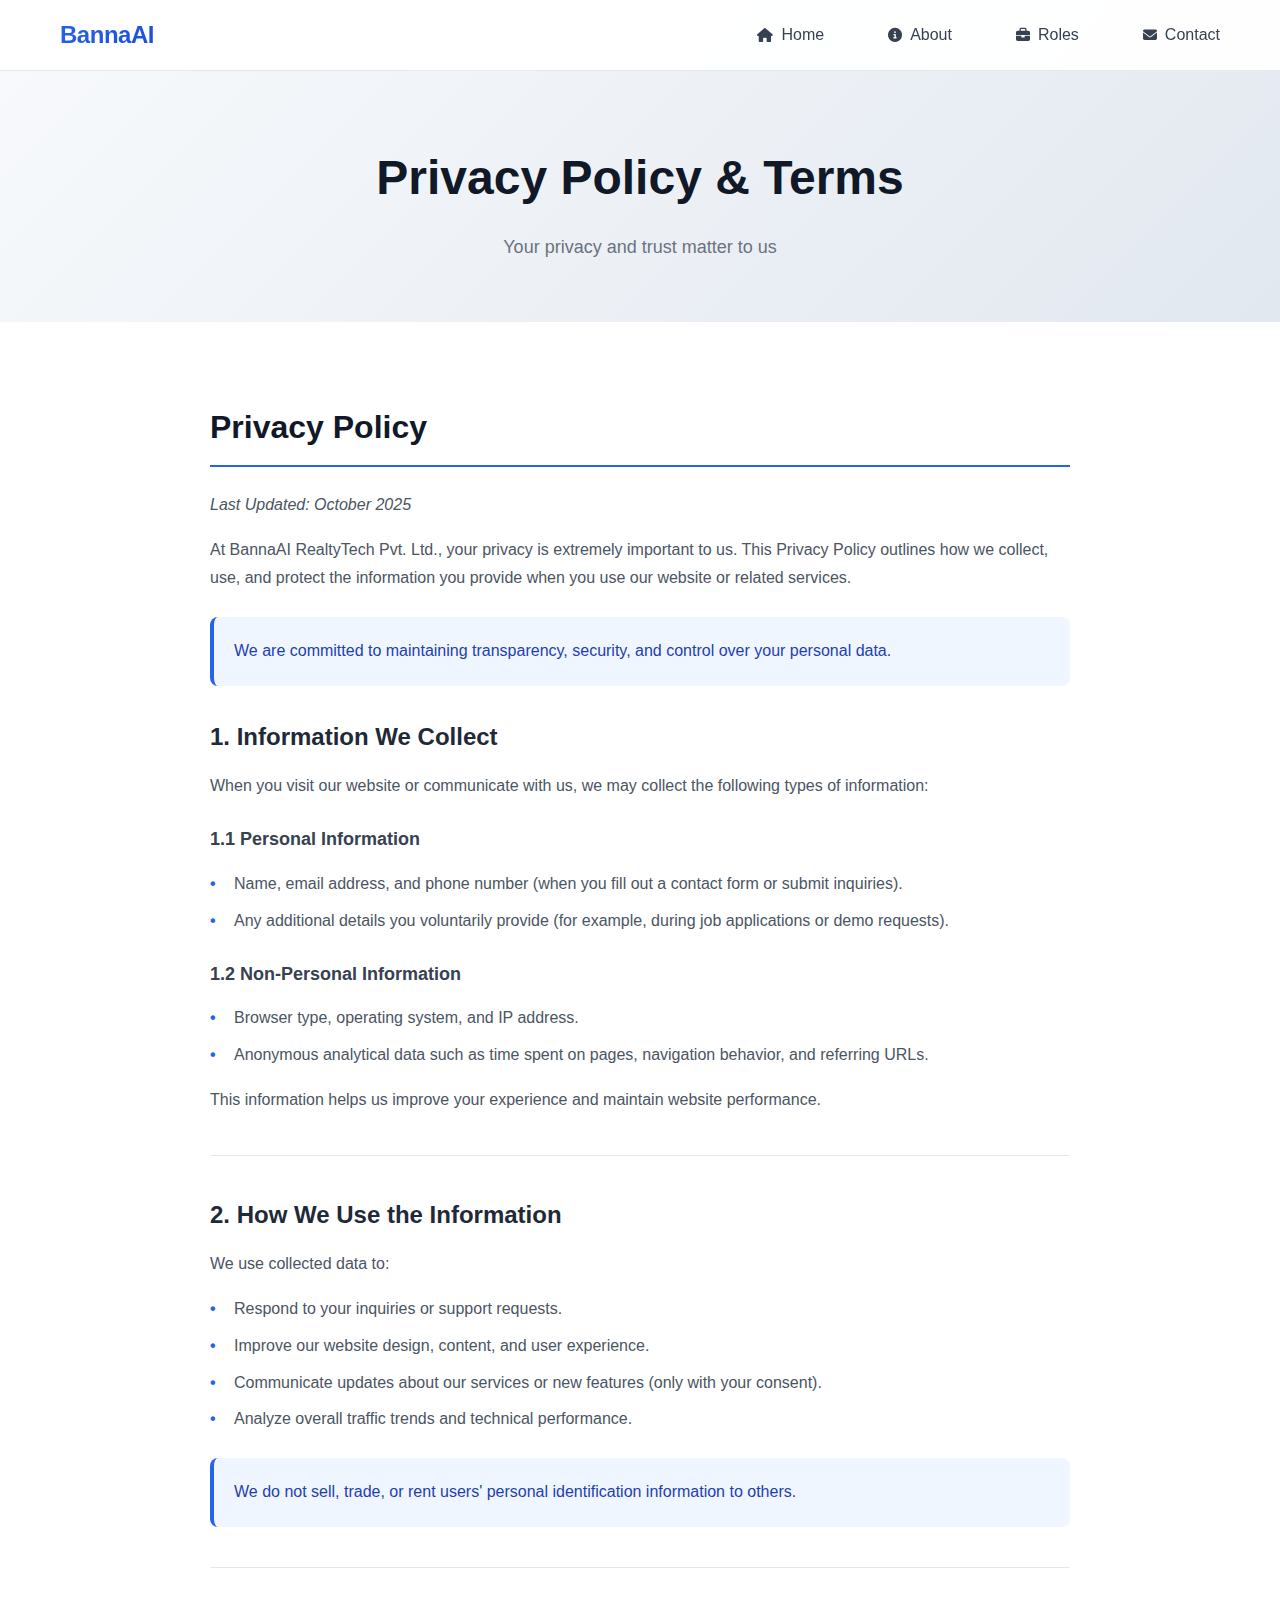
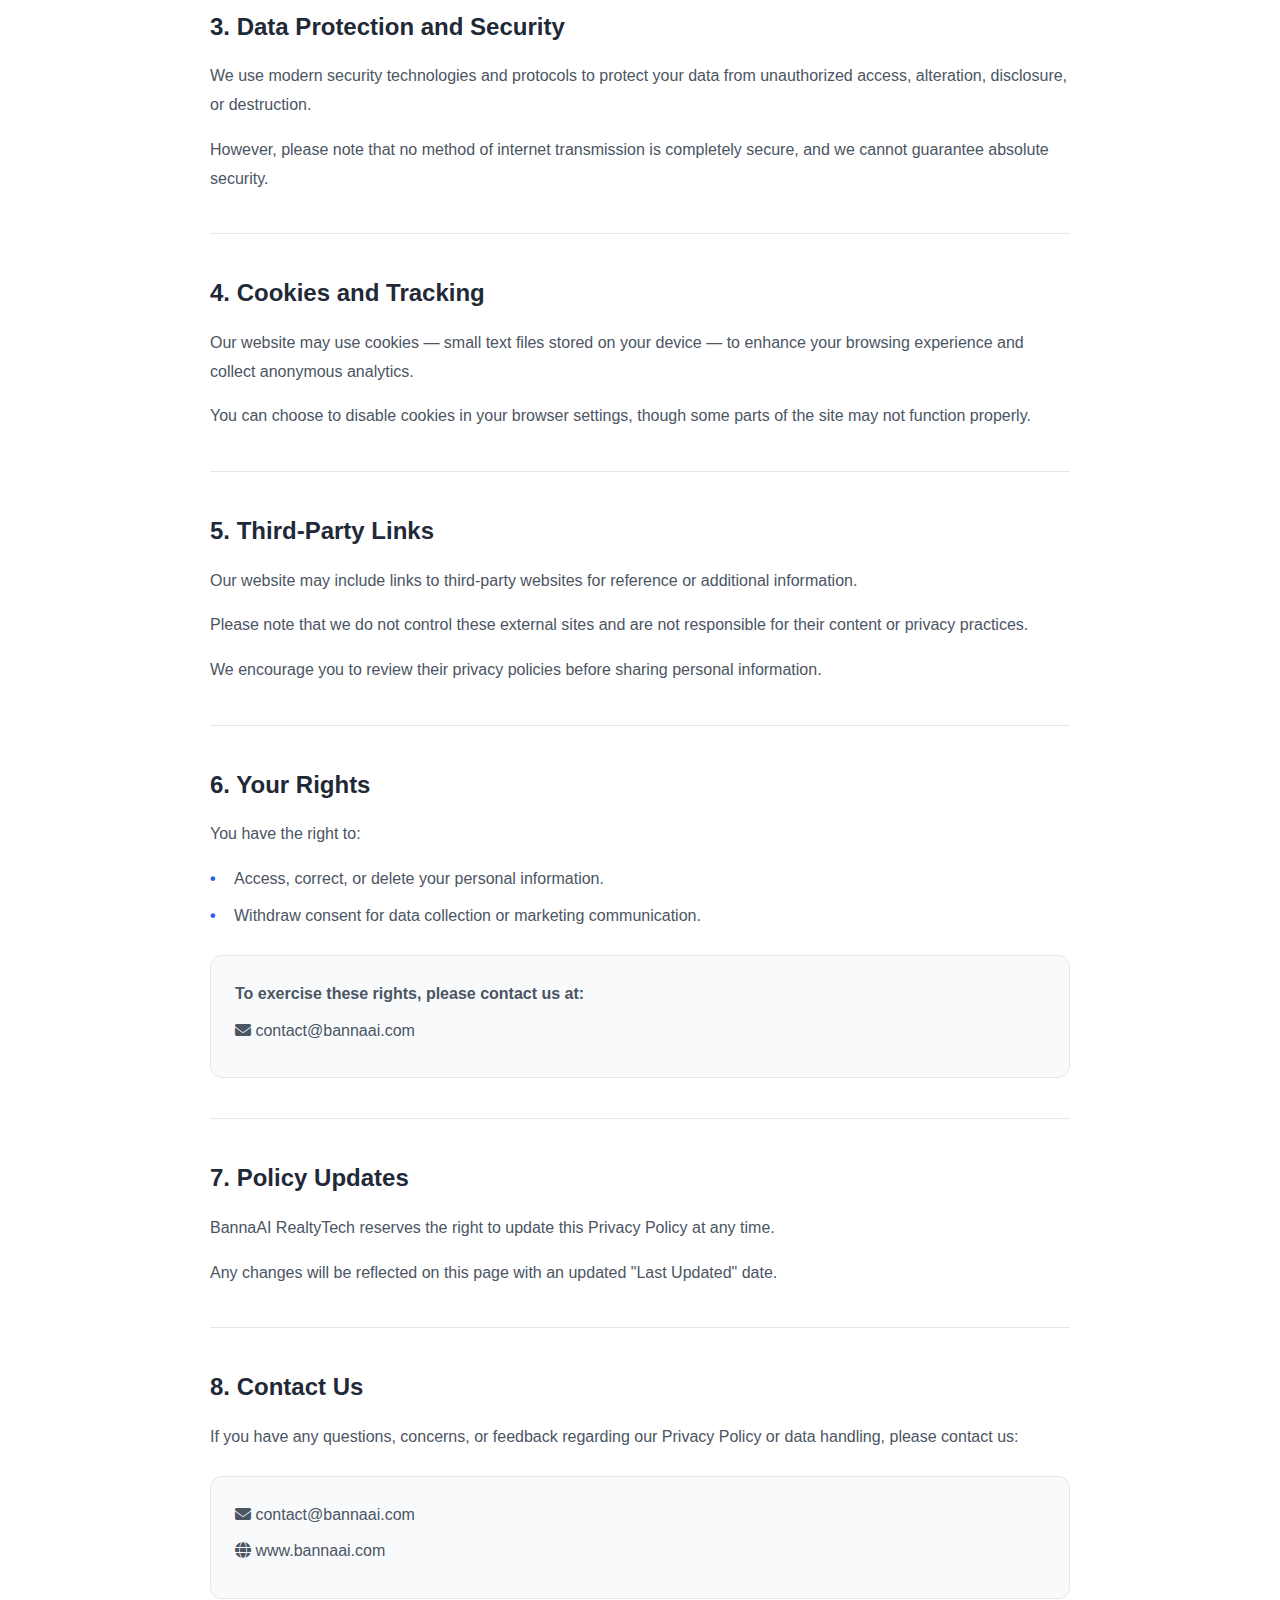
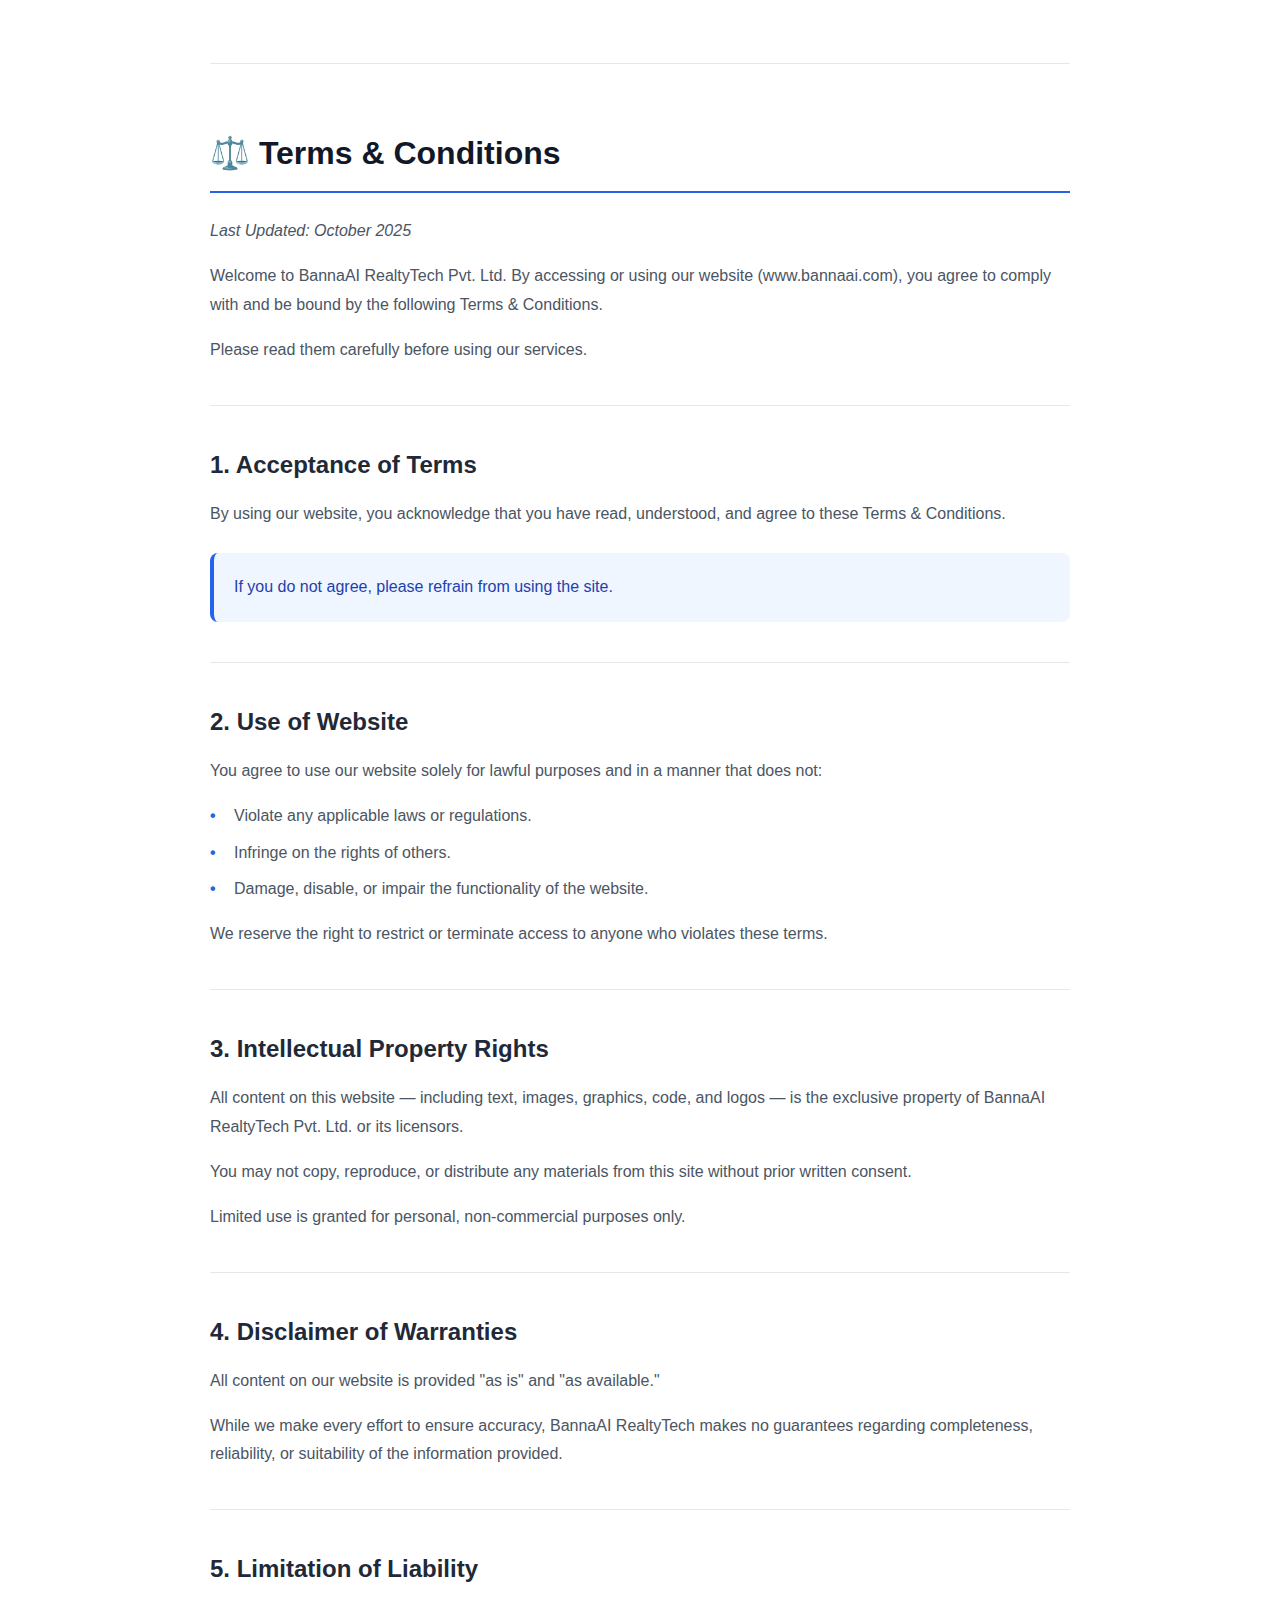
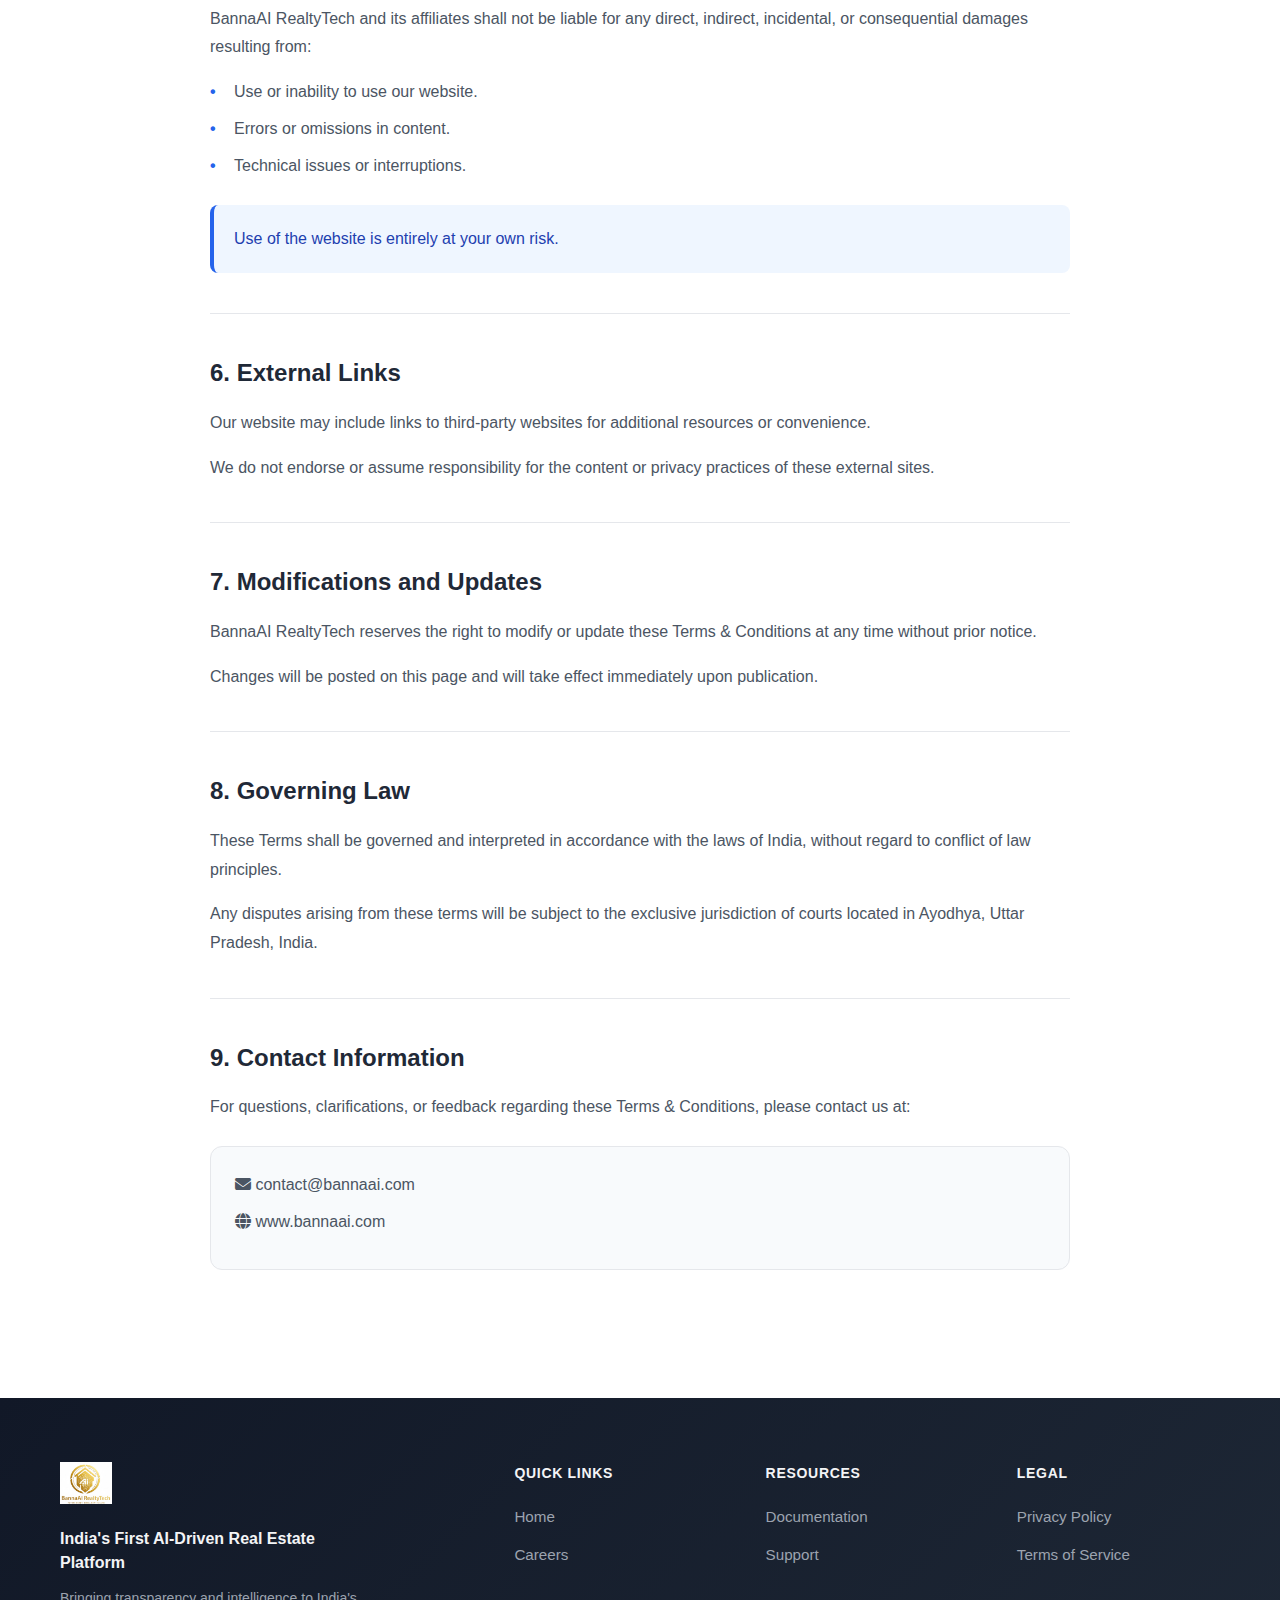
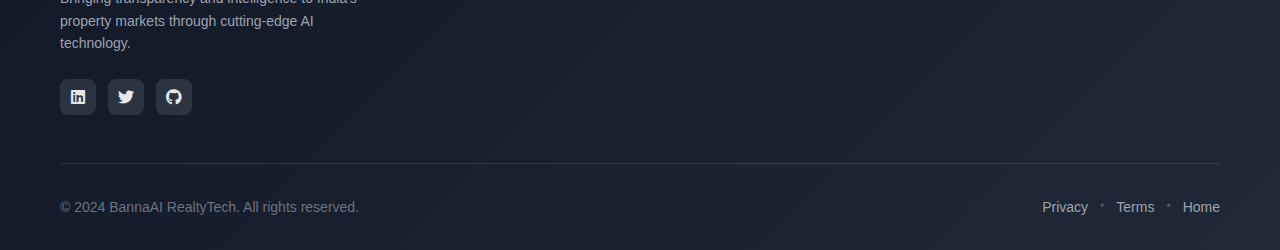
<file: pages/privacy-and-terms.html>
<!DOCTYPE html>
<html lang="en">
<head>
    <meta charset="UTF-8">
    <meta name="viewport" content="width=device-width, initial-scale=1.0">
    <title>Privacy Policy & Terms - BannaAI RealtyTech</title>
    <link rel="icon" type="image/svg+xml" href="data:image/svg+xml,%3Csvg xmlns='http://www.w3.org/2000/svg' viewBox='0 0 100 100'%3E%3Cdefs%3E%3ClinearGradient id='grad' x1='0%25' y1='0%25' x2='100%25' y2='100%25'%3E%3Cstop offset='0%25' style='stop-color:%232563eb;stop-opacity:1' /%3E%3Cstop offset='100%25' style='stop-color:%231d4ed8;stop-opacity:1' /%3E%3C/linearGradient%3E%3C/defs%3E%3Crect width='100' height='100' rx='20' fill='url(%23grad)'/%3E%3Cpath d='M30 45 L50 25 L70 45 M50 25 L50 55 M35 65 L50 75 L65 65 M50 75 L50 85' stroke='white' stroke-width='5' stroke-linecap='round' fill='none'/%3E%3Ccircle cx='30' cy='60' r='3' fill='white'/%3E%3Ccircle cx='70' cy='60' r='3' fill='white'/%3E%3C/svg%3E">
    <link rel="stylesheet" href="../css/styles.css">
    <link rel="preconnect" href="https://fonts.googleapis.com">
    <link rel="preconnect" href="https://fonts.gstatic.com" crossorigin>
    <link href="https://fonts.googleapis.com/css2?family=Bitter:ital,wght@0,100..900;1,100..900&family=Love+Ya+Like+A+Sister&family=Roboto+Condensed:ital,wght@0,100..900;1,100..900&family=Special+Elite&display=swap" rel="stylesheet">
    <link rel="stylesheet" href="https://cdnjs.cloudflare.com/ajax/libs/font-awesome/6.4.0/css/all.min.css">
    <style>
        /* Privacy & Terms Page Specific Styles */
        .privacy-hero {
            padding: 140px 0 60px;
            background: linear-gradient(135deg, #f8fafc 0%, #e2e8f0 100%);
            text-align: center;
        }

        .privacy-hero h1 {
            font-size: 3rem;
            color: #111827;
            margin-bottom: 1rem;
        }

        .privacy-hero p {
            font-size: 1.125rem;
            color: #6b7280;
        }

        .privacy-content {
            padding: 80px 0;
            background: #ffffff;
        }

        .privacy-container {
            max-width: 900px;
            margin: 0 auto;
            padding: 0 20px;
        }

        .privacy-section {
            margin-bottom: 3rem;
        }

        .privacy-section h2 {
            font-size: 2rem;
            color: #111827;
            margin-bottom: 1.5rem;
            padding-bottom: 0.75rem;
            border-bottom: 2px solid #2563eb;
        }

        .privacy-section h3 {
            font-size: 1.5rem;
            color: #1f2937;
            margin: 2rem 0 1rem;
        }

        .privacy-section h4 {
            font-size: 1.125rem;
            color: #374151;
            margin: 1.5rem 0 0.75rem;
        }

        .privacy-section p {
            font-size: 1rem;
            color: #4b5563;
            line-height: 1.8;
            margin-bottom: 1rem;
        }

        .privacy-section ul {
            list-style: none;
            padding: 0;
            margin: 1rem 0;
        }

        .privacy-section ul li {
            font-size: 1rem;
            color: #4b5563;
            line-height: 1.8;
            margin-bottom: 0.5rem;
            padding-left: 1.5rem;
            position: relative;
        }

        .privacy-section ul li::before {
            content: "•";
            color: #2563eb;
            font-weight: bold;
            position: absolute;
            left: 0;
        }

        .privacy-divider {
            border: none;
            border-top: 1px solid #e5e7eb;
            margin: 2.5rem 0;
        }

        .last-updated {
            font-size: 0.95rem;
            color: #6b7280;
            font-style: italic;
            margin-bottom: 2rem;
        }

        .contact-box {
            background: #f8fafc;
            border: 1px solid #e5e7eb;
            border-radius: 12px;
            padding: 1.5rem;
            margin: 1.5rem 0;
        }

        .contact-box p {
            margin-bottom: 0.5rem;
        }

        .highlight-box {
            background: #eff6ff;
            border-left: 4px solid #2563eb;
            padding: 1.25rem;
            margin: 1.5rem 0;
            border-radius: 8px;
        }

        .highlight-box p {
            color: #1e40af;
            font-weight: 500;
            margin: 0;
        }

        @media (max-width: 768px) {
            .privacy-hero h1 {
                font-size: 2.25rem;
            }

            .privacy-hero p {
                font-size: 1rem;
            }

            .privacy-section h2 {
                font-size: 1.75rem;
            }

            .privacy-section h3 {
                font-size: 1.25rem;
            }

            .privacy-content {
                padding: 60px 0;
            }
        }
    </style>
</head>
<body>
    <!-- Navigation -->
    <nav class="navbar">
        <div class="nav-container">
            <div class="nav-logo">
                <a href="../index.html" class="logo-text">BannaAI</a>
            </div>
            <ul class="nav-menu">
                <li class="nav-item">
                    <a href="../index.html#home" class="nav-link"><i class="fas fa-home"></i> Home</a>
                </li>
                <li class="nav-item">
                    <a href="../index.html#about" class="nav-link"><i class="fas fa-info-circle"></i> About</a>
                </li>
                <li class="nav-item">
                    <a href="../index.html#roles" class="nav-link"><i class="fas fa-briefcase"></i> Roles</a>
                </li>
                <li class="nav-item">
                    <a href="../index.html#contact" class="nav-link"><i class="fas fa-envelope"></i> Contact</a>
                </li>
            </ul>
            <div class="hamburger">
                <span class="bar"></span>
                <span class="bar"></span>
                <span class="bar"></span>
            </div>
        </div>
    </nav>

    <!-- Hero Section -->
    <section class="privacy-hero">
        <div class="container">
            <h1>Privacy Policy & Terms</h1>
            <p>Your privacy and trust matter to us</p>
        </div>
    </section>

    <!-- Privacy & Terms Content -->
    <section class="privacy-content">
        <div class="privacy-container">
            <!-- Privacy Policy -->
            <div class="privacy-section">
                <h2>Privacy Policy</h2>
                <p class="last-updated">Last Updated: October 2025</p>

                <p>At BannaAI RealtyTech Pvt. Ltd., your privacy is extremely important to us. This Privacy Policy outlines how we collect, use, and protect the information you provide when you use our website or related services.</p>

                <div class="highlight-box">
                    <p>We are committed to maintaining transparency, security, and control over your personal data.</p>
                </div>

                <h3>1. Information We Collect</h3>
                <p>When you visit our website or communicate with us, we may collect the following types of information:</p>

                <h4>1.1 Personal Information</h4>
                <ul>
                    <li>Name, email address, and phone number (when you fill out a contact form or submit inquiries).</li>
                    <li>Any additional details you voluntarily provide (for example, during job applications or demo requests).</li>
                </ul>

                <h4>1.2 Non-Personal Information</h4>
                <ul>
                    <li>Browser type, operating system, and IP address.</li>
                    <li>Anonymous analytical data such as time spent on pages, navigation behavior, and referring URLs.</li>
                </ul>

                <p>This information helps us improve your experience and maintain website performance.</p>

                <hr class="privacy-divider">

                <h3>2. How We Use the Information</h3>
                <p>We use collected data to:</p>
                <ul>
                    <li>Respond to your inquiries or support requests.</li>
                    <li>Improve our website design, content, and user experience.</li>
                    <li>Communicate updates about our services or new features (only with your consent).</li>
                    <li>Analyze overall traffic trends and technical performance.</li>
                </ul>

                <div class="highlight-box">
                    <p>We do not sell, trade, or rent users' personal identification information to others.</p>
                </div>

                <hr class="privacy-divider">

                <h3>3. Data Protection and Security</h3>
                <p>We use modern security technologies and protocols to protect your data from unauthorized access, alteration, disclosure, or destruction.</p>
                <p>However, please note that no method of internet transmission is completely secure, and we cannot guarantee absolute security.</p>

                <hr class="privacy-divider">

                <h3>4. Cookies and Tracking</h3>
                <p>Our website may use cookies — small text files stored on your device — to enhance your browsing experience and collect anonymous analytics.</p>
                <p>You can choose to disable cookies in your browser settings, though some parts of the site may not function properly.</p>

                <hr class="privacy-divider">

                <h3>5. Third-Party Links</h3>
                <p>Our website may include links to third-party websites for reference or additional information.</p>
                <p>Please note that we do not control these external sites and are not responsible for their content or privacy practices.</p>
                <p>We encourage you to review their privacy policies before sharing personal information.</p>

                <hr class="privacy-divider">

                <h3>6. Your Rights</h3>
                <p>You have the right to:</p>
                <ul>
                    <li>Access, correct, or delete your personal information.</li>
                    <li>Withdraw consent for data collection or marketing communication.</li>
                </ul>

                <div class="contact-box">
                    <p><strong>To exercise these rights, please contact us at:</strong></p>
                    <p><i class="fas fa-envelope"></i> contact@bannaai.com</p>
                </div>

                <hr class="privacy-divider">

                <h3>7. Policy Updates</h3>
                <p>BannaAI RealtyTech reserves the right to update this Privacy Policy at any time.</p>
                <p>Any changes will be reflected on this page with an updated "Last Updated" date.</p>

                <hr class="privacy-divider">

                <h3>8. Contact Us</h3>
                <p>If you have any questions, concerns, or feedback regarding our Privacy Policy or data handling, please contact us:</p>

                <div class="contact-box">
                    <p><i class="fas fa-envelope"></i> contact@bannaai.com</p>
                    <p><i class="fas fa-globe"></i> www.bannaai.com</p>
                </div>
            </div>

            <hr class="privacy-divider" style="margin: 4rem 0;">

            <!-- Terms & Conditions -->
            <div class="privacy-section">
                <h2>⚖️ Terms & Conditions</h2>
                <p class="last-updated">Last Updated: October 2025</p>

                <p>Welcome to BannaAI RealtyTech Pvt. Ltd. By accessing or using our website (www.bannaai.com), you agree to comply with and be bound by the following Terms & Conditions.</p>
                <p>Please read them carefully before using our services.</p>

                <hr class="privacy-divider">

                <h3>1. Acceptance of Terms</h3>
                <p>By using our website, you acknowledge that you have read, understood, and agree to these Terms & Conditions.</p>
                <div class="highlight-box">
                    <p>If you do not agree, please refrain from using the site.</p>
                </div>

                <hr class="privacy-divider">

                <h3>2. Use of Website</h3>
                <p>You agree to use our website solely for lawful purposes and in a manner that does not:</p>
                <ul>
                    <li>Violate any applicable laws or regulations.</li>
                    <li>Infringe on the rights of others.</li>
                    <li>Damage, disable, or impair the functionality of the website.</li>
                </ul>
                <p>We reserve the right to restrict or terminate access to anyone who violates these terms.</p>

                <hr class="privacy-divider">

                <h3>3. Intellectual Property Rights</h3>
                <p>All content on this website — including text, images, graphics, code, and logos — is the exclusive property of BannaAI RealtyTech Pvt. Ltd. or its licensors.</p>
                <p>You may not copy, reproduce, or distribute any materials from this site without prior written consent.</p>
                <p>Limited use is granted for personal, non-commercial purposes only.</p>

                <hr class="privacy-divider">

                <h3>4. Disclaimer of Warranties</h3>
                <p>All content on our website is provided "as is" and "as available."</p>
                <p>While we make every effort to ensure accuracy, BannaAI RealtyTech makes no guarantees regarding completeness, reliability, or suitability of the information provided.</p>

                <hr class="privacy-divider">

                <h3>5. Limitation of Liability</h3>
                <p>BannaAI RealtyTech and its affiliates shall not be liable for any direct, indirect, incidental, or consequential damages resulting from:</p>
                <ul>
                    <li>Use or inability to use our website.</li>
                    <li>Errors or omissions in content.</li>
                    <li>Technical issues or interruptions.</li>
                </ul>
                <div class="highlight-box">
                    <p>Use of the website is entirely at your own risk.</p>
                </div>

                <hr class="privacy-divider">

                <h3>6. External Links</h3>
                <p>Our website may include links to third-party websites for additional resources or convenience.</p>
                <p>We do not endorse or assume responsibility for the content or privacy practices of these external sites.</p>

                <hr class="privacy-divider">

                <h3>7. Modifications and Updates</h3>
                <p>BannaAI RealtyTech reserves the right to modify or update these Terms & Conditions at any time without prior notice.</p>
                <p>Changes will be posted on this page and will take effect immediately upon publication.</p>

                <hr class="privacy-divider">

                <h3>8. Governing Law</h3>
                <p>These Terms shall be governed and interpreted in accordance with the laws of India, without regard to conflict of law principles.</p>
                <p>Any disputes arising from these terms will be subject to the exclusive jurisdiction of courts located in Ayodhya, Uttar Pradesh, India.</p>

                <hr class="privacy-divider">

                <h3>9. Contact Information</h3>
                <p>For questions, clarifications, or feedback regarding these Terms & Conditions, please contact us at:</p>

                <div class="contact-box">
                    <p><i class="fas fa-envelope"></i> contact@bannaai.com</p>
                    <p><i class="fas fa-globe"></i> www.bannaai.com</p>
                </div>
            </div>
        </div>
    </section>

    <!-- Footer -->
    <footer class="footer">
        <div class="container">
            <div class="footer-content">
                <div class="footer-brand">
                    <img src="../assets/logo.png" alt="BannaAI RealtyTech" class="footer-logo-img">
                    <p class="footer-tagline">India's First AI-Driven Real Estate Platform</p>
                    <p class="footer-description">Bringing transparency and intelligence to India's property markets through cutting-edge AI technology.</p>
                    <div class="footer-social">
                        <a href="#" class="social-icon" aria-label="LinkedIn"><i class="fab fa-linkedin"></i></a>
                        <a href="#" class="social-icon" aria-label="Twitter"><i class="fab fa-twitter"></i></a>
                        <a href="#" class="social-icon" aria-label="GitHub"><i class="fab fa-github"></i></a>
                    </div>
                </div>

                <div class="footer-column">
                    <h4 class="footer-heading">Quick Links</h4>
                    <ul class="footer-list">
                        <li><a href="../index.html#home" class="footer-link">Home</a></li>
                        <li><a href="../index.html#roles" class="footer-link">Careers</a></li>
                    </ul>
                </div>

                <div class="footer-column">
                    <h4 class="footer-heading">Resources</h4>
                    <ul class="footer-list">
                        <li><a href="#" class="footer-link">Documentation</a></li>
                        <li><a href="#" class="footer-link">Support</a></li>
                    </ul>
                </div>

                <div class="footer-column">
                    <h4 class="footer-heading">Legal</h4>
                    <ul class="footer-list">
                        <li><a href="privacy-and-terms.html" class="footer-link">Privacy Policy</a></li>
                        <li><a href="privacy-and-terms.html#terms" class="footer-link">Terms of Service</a></li>
                    </ul>
                </div>
            </div>

            <div class="footer-bottom">
                <div class="footer-bottom-content">
                    <p class="footer-copyright">&copy; 2024 BannaAI RealtyTech. All rights reserved.</p>
                    <div class="footer-bottom-links">
                        <a href="privacy-and-terms.html" class="footer-bottom-link">Privacy</a>
                        <span class="footer-divider">•</span>
                        <a href="privacy-and-terms.html#terms" class="footer-bottom-link">Terms</a>
                        <span class="footer-divider">•</span>
                        <a href="../index.html" class="footer-bottom-link">Home</a>
                    </div>
                </div>
            </div>
        </div>
    </footer>

    <script src="../js/script.js"></script>
</body>
</html>
</file>
<file: css/styles.css>
/* Reset and Base Styles */
* {
    margin: 0;
    padding: 0;
    box-sizing: border-box;
}

body {
    font-family: 'Mulish', sans-serif;
    line-height: 1.6;
    color: #333;
    background-color: #ffffff;
}

.container {
    max-width: 1200px;
    margin: 0 auto;
    padding: 0 20px;
}

h1, h2, h3, h4, h5, h6 {
    font-family: 'Outfit', sans-serif;
    font-weight: 700;
}

/* Navigation */
.navbar {
    position: fixed;
    top: 0;
    width: 100%;
    background-color: rgba(255, 255, 255, 0.95);
    backdrop-filter: blur(10px);
    border-bottom: 1px solid #e5e7eb;
    z-index: 1000;
    transition: all 0.3s ease;
}

.nav-container {
    max-width: 1200px;
    margin: 0 auto;
    padding: 0 20px;
    display: flex;
    justify-content: space-between;
    align-items: center;
    height: 70px;
}

.nav-logo {
    display: flex;
    align-items: center;
}

.logo-text {
    font-family: 'Outfit', sans-serif;
    font-size: 1.5rem;
    font-weight: 800;
    color: #111827;
    text-decoration: none;
    background: linear-gradient(135deg, #2563eb 0%, #1d4ed8 100%);
    -webkit-background-clip: text;
    -webkit-text-fill-color: transparent;
    background-clip: text;
    transition: all 0.3s ease;
    letter-spacing: -0.02em;
}

.logo-text:hover {
    transform: scale(1.05);
    filter: brightness(1.1);
}

.logo-text:focus,
.logo-text:focus-visible,
.logo-text:active {
    outline: none;
    box-shadow: none;
    -webkit-tap-highlight-color: transparent;
}

.nav-menu {
    display: flex;
    list-style: none;
    gap: 4rem;
}

.nav-link {
    text-decoration: none;
    color: #374151;
    font-weight: 500;
    font-size: 16px;
    transition: color 0.3s ease;
    position: relative;
    display: flex;
    align-items: center;
    gap: 0.5rem;
}

.nav-link:hover {
    color: #2563eb;
}

.nav-link::after {
    content: '';
    position: absolute;
    width: 0;
    height: 2px;
    bottom: -5px;
    left: 0;
    background-color: #2563eb;
    transition: width 0.3s ease;
}

.nav-link:hover::after {
    width: 100%;
}

.nav-link.active {
    color: #2563eb;
}

.nav-link.active::after {
    width: 100%;
}

/* Remove click/focus outline specifically for navbar links (keep hover underline) */
.nav-link {
    -webkit-tap-highlight-color: transparent;
}

.nav-link:focus,
.nav-link:focus-visible,
.nav-link:active {
    outline: none;
    box-shadow: none;
}

.nav-link i {
    font-size: 14px;
    transition: color 0.3s ease;
}

.hamburger {
    display: none;
    flex-direction: column;
    cursor: pointer;
    padding: 4px;
    z-index: 1001;
}

.bar {
    display: block;
    width: 25px;
    height: 3px;
    background-color: #333;
    margin: 3px 0;
    transition: 0.3s;
    border-radius: 2px;
}

/* Hamburger animation */
.hamburger.active .bar:nth-child(1) {
    transform: rotate(-45deg) translate(-5px, 6px);
}

.hamburger.active .bar:nth-child(2) {
    opacity: 0;
}

.hamburger.active .bar:nth-child(3) {
    transform: rotate(45deg) translate(-5px, -6px);
}

/* Hero Section */
.hero {
    padding: 120px 0 80px;
    background: linear-gradient(135deg, #f8fafc 0%, #e2e8f0 100%);
    min-height: 100vh;
    display: flex;
    align-items: center;
}

.hero-container {
    max-width: 1200px;
    margin: 0 auto;
    padding: 0 20px;
    display: grid;
    grid-template-columns: 1fr 1fr;
    gap: 4rem;
    align-items: center;
}

.hero-content {
    max-width: 600px;
}

.Company-name {
    font-size: 1.75rem;
    font-weight: 700;
    color: #111827;
    margin-bottom: 0.5rem;
    letter-spacing: 0.02em;
    background: linear-gradient(135deg, #f0f9ff 0%, #d8e1e7 100%);
    border: 1px solid #2563eb;
    border-radius: 50px;
    padding: 0.75rem 1.5rem;
    display: inline-block;
    box-shadow: 0 4px 12px rgba(37, 99, 235, 0.15);
    transition: all 0.3s ease;
}

.Company-name:hover {
    transform: translateY(-1px);
    box-shadow: 0 8px 20px rgba(103, 117, 148, 0.25);
    border-color: #1d4ed8;
}

.hero-tagline {
    font-size: 0.875rem;
    color: #2563eb;
    font-weight: 600;
    text-transform: uppercase;
    letter-spacing: 0.05em;
    margin-bottom: 1rem;
}

.hero-title {
    font-size: 3.5rem;
    font-weight: 700;
    line-height: 1.2;
    color: #1f2937;
    margin-bottom: 1.5rem;
}

.hero-subtitle {
    font-size: 1.25rem;
    color: #6b7280;
    margin-bottom: 2.5rem;
    line-height: 1.6;
}

.hero-cta-buttons {
    display: flex;
    gap: 1rem;
    margin-bottom: 2rem;
    flex-wrap: wrap;
}

.cta-button {
    border: none;
    padding: 16px 32px;
    font-size: 18px;
    font-family: 'Outfit', sans-serif;
    font-weight: 600;
    border-radius: 8px;
    cursor: pointer;
    transition: all 0.3s ease;
    text-decoration: none;
    display: inline-block;
    text-align: center;
}

.cta-button.primary {
    background-color: #2563eb;
    color: white;
    box-shadow: 0 4px 14px 0 rgba(37, 99, 235, 0.3);
}

.cta-button.primary:hover {
    background-color: #1d4ed8;
    transform: translateY(-2px);
    box-shadow: 0 6px 20px 0 rgba(37, 99, 235, 0.4);
}

.cta-button.secondary {
    background-color: transparent;
    color: #374151;
    border: 2px solid #e5e7eb;
}

.cta-button.secondary:hover {
    background-color: #f8fafc;
    border-color: #d1d5db;
    transform: translateY(-2px);
}

.hero-supporting-text {
    font-size: 0.875rem;
    color: #9ca3af;
    font-style: italic;
}

.hero-visual {
    display: flex;
    justify-content: center;
    align-items: center;
}

.dashboard-container {
    background: white;
    border-radius: 16px;
    box-shadow: 0 20px 40px rgba(0, 0, 0, 0.1);
    padding: 1.5rem;
    width: 100%;
    max-width: 500px;
    border: 1px solid #e5e7eb;
}

.dashboard-header {
    display: flex;
    justify-content: space-between;
    align-items: center;
    margin-bottom: 1.5rem;
    padding-bottom: 1rem;
    border-bottom: 1px solid #e5e7eb;
}

.dashboard-header h4 {
    font-size: 1.125rem;
    font-weight: 600;
    color: #1f2937;
    margin: 0;
}

.live-indicator {
    display: flex;
    align-items: center;
    gap: 0.5rem;
    font-size: 0.75rem;
    color: #10b981;
    font-weight: 500;
}

.live-indicator i {
    font-size: 0.5rem;
    animation: pulse 2s infinite;
}

@keyframes pulse {
    0%, 100% { opacity: 1; }
    50% { opacity: 0.5; }
}

.dashboard-grid {
    display: grid;
    grid-template-columns: 1fr 1fr;
    gap: 1rem;
    margin-bottom: 1.5rem;
}

.metric-card {
    background: #f8fafc;
    border-radius: 8px;
    padding: 1rem;
    border: 1px solid #e5e7eb;
    transition: all 0.3s ease;
}

.metric-card:hover {
    transform: translateY(-2px);
    box-shadow: 0 4px 12px rgba(0, 0, 0, 0.1);
}

.metric-icon {
    color: #2563eb;
    font-size: 1.25rem;
    margin-bottom: 0.5rem;
}

.metric-value {
    font-size: 1.5rem;
    font-weight: 700;
    color: #1f2937;
    margin-bottom: 0.25rem;
}

.metric-label {
    font-size: 0.75rem;
    color: #6b7280;
    margin-bottom: 0.5rem;
}

.metric-change {
    font-size: 0.75rem;
    font-weight: 600;
}

.metric-change.positive {
    color: #10b981;
}

.chart-section {
    margin-bottom: 1.5rem;
}

.chart-header {
    display: flex;
    justify-content: space-between;
    align-items: center;
    margin-bottom: 1rem;
}

.chart-header h5 {
    font-size: 1rem;
    font-weight: 600;
    color: #1f2937;
    margin: 0;
}

.chart-controls {
    display: flex;
    gap: 0.5rem;
}

.chart-btn {
    padding: 0.25rem 0.75rem;
    border: 1px solid #d1d5db;
    background: white;
    border-radius: 4px;
    font-size: 0.75rem;
    cursor: pointer;
    transition: all 0.3s ease;
}

.chart-btn.active {
    background: #2563eb;
    color: white;
    border-color: #2563eb;
}

.chart-btn:hover:not(.active) {
    background: #f8fafc;
    border-color: #9ca3af;
}

.chart-container {
    background: #f8fafc;
    border-radius: 8px;
    padding: 1rem;
    height: 120px;
    position: relative;
}

.chart-bars {
    display: flex;
    align-items: end;
    justify-content: space-between;
    height: 80px;
    gap: 0.5rem;
}

.chart-bars .bar {
    background: linear-gradient(180deg, #2563eb 0%, #1d4ed8 100%);
    border-radius: 2px 2px 0 0;
    width: 100%;
    min-height: 20px;
    transition: all 0.3s ease;
}

.chart-bars .bar:hover {
    background: linear-gradient(180deg, #1d4ed8 0%, #1e40af 100%);
}

.chart-labels {
    display: flex;
    justify-content: space-between;
    margin-top: 0.5rem;
    font-size: 0.75rem;
    color: #6b7280;
}

.ai-insights {
    background: linear-gradient(135deg, #f0f9ff 0%, #e0f2fe 100%);
    border-radius: 8px;
    padding: 1rem;
    border: 1px solid #bae6fd;
}

.insight-header {
    display: flex;
    align-items: center;
    gap: 0.5rem;
    margin-bottom: 0.75rem;
    font-weight: 600;
    color: #0369a1;
    font-size: 0.875rem;
}

.insight-content p {
    font-size: 0.875rem;
    color: #1e40af;
    margin-bottom: 0.75rem;
    line-height: 1.4;
}

.confidence-score {
    display: flex;
    align-items: center;
    gap: 0.75rem;
}

.confidence-score span {
    font-size: 0.75rem;
    color: #0369a1;
    font-weight: 500;
}

.confidence-bar {
    flex: 1;
    height: 4px;
    background: #bae6fd;
    border-radius: 2px;
    overflow: hidden;
}

.confidence-fill {
    height: 100%;
    background: linear-gradient(90deg, #0ea5e9 0%, #0284c7 100%);
    border-radius: 2px;
    transition: width 0.3s ease;
}

/* What We Do Section */
.what-we-do {
    padding: 80px 0;
    background-color: #ffffff;
}

.section-title {
    text-align: center;
    font-size: 2.5rem;
    font-weight: 700;
    color: #1f2937;
    margin-bottom: 3rem;
}

.about-intro {
    max-width: 900px;
    margin: 0 auto 3rem;
    text-align: center;
    color: #4b5563;
    font-size: 1.125rem;
    line-height: 1.8;
}

.about-core {
    display: grid;
    grid-template-columns: repeat(auto-fit, minmax(260px, 1fr));
    gap: 1.5rem;
    margin-bottom: 3rem;
}

.about-card {
    display: flex;
    gap: 1rem;
    padding: 1.5rem;
    background: #ffffff;
    border: 1px solid #e5e7eb;
    border-radius: 12px;
    align-items: flex-start;
    transition: transform 0.2s ease, box-shadow 0.2s ease;
}

.about-card:hover {
    transform: translateY(-3px);
    box-shadow: 0 10px 25px rgba(0, 0, 0, 0.06);
}

.about-icon {
    color: #2563eb;
    font-size: 1.75rem;
    line-height: 1;
}

.about-content h3 {
    font-size: 1.125rem;
    font-weight: 600;
    color: #1f2937;
    margin-bottom: 0.25rem;
}

.about-content p {
    color: #6b7280;
    line-height: 1.6;
}

.about-purpose {

    max-width: 900px;
    margin: 0 auto;
    text-align: center;
}

.about-purpose h3 {
    font-size: 1.5rem;
    color: #1f2937;
    margin-bottom: 0.75rem;
}

.about-purpose p {
    color: #4b5563;
    line-height: 1.8;
}

/* About line chart */
.about-graph {
    margin: 2rem 0 2rem;
}

.about-graph-header {
    display: flex;
    align-items: baseline;
    justify-content: center;
    gap: 0.75rem;
    margin-bottom: 1rem;
}

.about-graph-header h3 {
    font-size: 1.25rem;
    color: #1f2937;
}

.about-graph-sub {
    font-size: 0.875rem;
    color: #6b7280;
}

.line-chart {
    width: 100%;
    height: 180px;
    background: #f8fafc;
    border: 1px solid #e5e7eb;
    border-radius: 12px;
    padding: 0.75rem 1rem 1rem;
}

.line-svg {
    width: 100%;
    height: 100%;
}

.line-path {
    fill: none;
    stroke: #2563eb;
    stroke-width: 2.5;
    stroke-linecap: round;
    stroke-linejoin: round;
    filter: drop-shadow(0 2px 6px rgba(37, 99, 235, 0.35));
}

.line-point {
    fill: #ffffff;
    stroke: #2563eb;
    stroke-width: 2;
}

.line-labels {
    display: grid;
    grid-template-columns: repeat(7, 1fr);
    gap: 0.5rem;
    margin-top: 0.5rem;
    font-size: 0.75rem;
    color: #6b7280;
    text-align: center;
}

@media (max-width: 480px) {
    .line-chart {
        height: 150px;
        padding: 0.5rem 0.75rem 0.75rem;
    }

    .about-graph-header h3 {
        font-size: 1.125rem;
    }
}

/* Open Roles Section */
.open-roles {
    padding: 80px 0;
    background-color: #f8fafc;
}

/* Roles section - Candidate Overview */
.roles-overview {
    display: grid;
    grid-template-columns: repeat(auto-fit, minmax(280px, 1fr));
    gap: 1rem;
    margin-bottom: 2rem;
}

.role-pill {
    background: #ffffff;
    border: 1px solid #e5e7eb;
    border-radius: 12px;
    padding: 1rem 1.25rem;
    cursor: pointer;
    transition: all 0.3s ease;
    overflow: hidden;
}

.role-pill:hover {
    border-color: #2563eb;
    box-shadow: 0 4px 12px rgba(37, 99, 235, 0.1);
}

.role-pill-header {
    display: flex;
    justify-content: space-between;
    align-items: center;
    margin-bottom: 0.5rem;
}

.role-pill h3 {
    font-size: 1.125rem;
    color: #1f2937;
    margin: 0;
}

.role-chevron {
    color: #6b7280;
    transition: transform 0.3s ease;
    font-size: 0.875rem;
}

.role-pill.active .role-chevron {
    transform: rotate(180deg);
}

.role-pill p {
    color: #6b7280;
    margin: 0;
}

.role-description {
    max-height: 0;
    overflow: hidden;
    transition: max-height 0.3s ease;
    margin-top: 0;
}

.role-pill.active .role-description {
    max-height: 1200px;
    margin-top: 1rem;
}

.role-description h4 {
    font-size: 1rem;
    color: #1f2937;
    margin: 1rem 0 0.5rem 0;
}

.role-description h4:first-child {
    margin-top: 0;
}

.role-description ul {
    padding-left: 1.25rem;
    margin-bottom: 1rem;
    color: #4b5563;
    line-height: 1.6;
}

.role-description li {
    margin-bottom: 0.25rem;
}

.apply-button {
    display: inline-flex;
    align-items: center;
    gap: 0.5rem;
    margin-top: 0.5rem;
    background-color: #2563eb;
    color: #ffffff;
    text-decoration: none;
    border-radius: 8px;
    padding: 0.5rem 0.875rem;
    font-family: 'Outfit', sans-serif;
    font-weight: 600;
    transition: all 0.2s ease;
}

.apply-button:hover {
    background-color: #1d4ed8;
    transform: translateY(-1px);
}

.project-block {
    background: #ffffff;
    border: 1px solid #e5e7eb;
    border-radius: 16px;
    padding: 1.5rem;
    margin-bottom: 2rem;
}

.project-title {
    font-size: 1.25rem;
    color: #1f2937;
    margin-bottom: 1rem;
}

.project-role {
    margin-bottom: 1.25rem;
}

.project-role h4 {
    font-size: 1rem;
    color: #111827;
    margin-bottom: 0.5rem;
}

.level-list {
    padding-left: 1.25rem;
    color: #4b5563;
    line-height: 1.7;
}

.how-it-works,
.hiring-flow {
    background: #ffffff;
    border: 1px solid #e5e7eb;
    border-radius: 16px;
    padding: 1.5rem;
    margin-bottom: 1.5rem;
}

.how-it-works h3,
.hiring-flow h3 {
    font-size: 1.25rem;
    color: #1f2937;
    margin-bottom: 0.75rem;
}

.how-it-works p {
    color: #4b5563;
}

.flow-steps {
    padding-left: 1.25rem;
    color: #4b5563;
    line-height: 1.7;
}

/* Contact Section */
.contact {
    padding: 100px 0;
    background: linear-gradient(135deg, #f8fafc 0%, #ffffff 100%);
}

.contact-wrapper {
    display: grid;
    grid-template-columns: 1fr 1.2fr;
    gap: 4rem;
    align-items: start;
}

.contact-info-section {
    padding-right: 2rem;
}

.contact-header {
    margin-bottom: 3rem;
}

.contact-main-title {
    font-size: 2.75rem;
    font-weight: 700;
    color: #111827;
    margin-bottom: 1rem;
    line-height: 1.2;
}

.contact-subtitle {
    font-size: 1.125rem;
    color: #6b7280;
    line-height: 1.7;
}

.contact-details-grid {
    display: flex;
    flex-direction: column;
    gap: 1.5rem;
}

.contact-detail-item {
    display: flex;
    gap: 1rem;
    align-items: flex-start;
}

.detail-icon {
    width: 48px;
    height: 48px;
    background: #eff6ff;
    border-radius: 12px;
    display: flex;
    align-items: center;
    justify-content: center;
    flex-shrink: 0;
}

.detail-icon i {
    color: #2563eb;
    font-size: 1.25rem;
}

.detail-content {
    display: flex;
    flex-direction: column;
    gap: 0.25rem;
}

.detail-label {
    font-size: 0.875rem;
    color: #6b7280;
    font-weight: 500;
}

.detail-value {
    font-size: 1rem;
    color: #111827;
    font-weight: 600;
    text-decoration: none;
    transition: color 0.2s ease;
}

.detail-value:hover {
    color: #2563eb;
}

.contact-form-section {
    background: #ffffff;
    border-radius: 24px;
    padding: 2.5rem;
    box-shadow: 0 10px 40px rgba(17, 24, 39, 0.06);
    border: 1px solid #e5e7eb;
}

.form-header {
    margin-bottom: 2rem;
}

.form-title {
    font-size: 1.5rem;
    font-weight: 700;
    color: #111827;
    margin-bottom: 0.5rem;
}

.form-description {
    font-size: 0.95rem;
    color: #6b7280;
    line-height: 1.6;
}

.contact-form {
    display: flex;
    flex-direction: column;
    gap: 1.25rem;
}

.form-group {
    display: flex;
    flex-direction: column;
    gap: 0.5rem;
}

.field-label {
    font-size: 0.875rem;
    font-weight: 600;
    color: #374151;
    margin-left: 0.25rem;
}

.pill-input,
.pill-textarea {
    width: 100%;
    background: #ffffff;
    border: 2px solid #d1d5db;
    border-radius: 12px;
    padding: 0.875rem 1rem;
    font-size: 0.95rem;
    color: #111827;
    font-family: 'Mulish', sans-serif;
    transition: all 0.2s ease;
}

.pill-textarea {
    border-radius: 12px;
    padding: 0.875rem 1rem;
    min-height: 120px;
    resize: vertical;
}

.pill-input::placeholder,
.pill-textarea::placeholder {
    color: #9ca3af;
}

.pill-input:focus,
.pill-textarea:focus {
    outline: none;
    border-color: #2563eb;
    box-shadow: 0 0 0 3px rgba(37, 99, 235, 0.1);
}

.submit-pill {
    background: #2563eb;
    color: #ffffff;
    border: none;
    border-radius: 12px;
    padding: 0.875rem 1.5rem;
    font-weight: 600;
    font-size: 1rem;
    display: flex;
    align-items: center;
    justify-content: center;
    gap: 0.5rem;
    cursor: pointer;
    transition: all 0.2s ease;
    margin-top: 0.5rem;
    font-family: 'Outfit', sans-serif;
}

.submit-pill:hover {
    background: #1d4ed8;
    transform: translateY(-2px);
    box-shadow: 0 10px 25px rgba(37, 99, 235, 0.25);
}

.submit-pill i {
    font-size: 0.875rem;
}

/* Footer */
.footer {
    background: linear-gradient(135deg, #111827 0%, #1f2937 100%);
    color: #e5e7eb;
    padding: 4rem 0 0;
}

.footer-content {
    display: grid;
    grid-template-columns: 2fr 1fr 1fr 1fr;
    gap: 3rem;
    padding-bottom: 3rem;
    border-bottom: 1px solid rgba(255, 255, 255, 0.1);
}

.footer-brand {
    max-width: 320px;
}

.footer-logo-img {
    height: 42px;
    width: auto;
    margin-bottom: 1rem;
}

.footer-tagline {
    font-size: 1rem;
    font-weight: 600;
    color: #f3f4f6;
    margin-bottom: 0.75rem;
    line-height: 1.5;
}

.footer-description {
    font-size: 0.875rem;
    color: #9ca3af;
    line-height: 1.6;
    margin-bottom: 1.5rem;
}

.footer-social {
    display: flex;
    gap: 0.75rem;
}

.social-icon {
    width: 36px;
    height: 36px;
    background: rgba(255, 255, 255, 0.1);
    border-radius: 8px;
    display: flex;
    align-items: center;
    justify-content: center;
    color: #e5e7eb;
    text-decoration: none;
    transition: all 0.3s ease;
}

.social-icon:hover {
    background: #2563eb;
    color: #ffffff;
    transform: translateY(-2px);
}

.social-icon i {
    font-size: 1rem;
}

.footer-column {
    display: flex;
    flex-direction: column;
}

.footer-heading {
    font-size: 0.875rem;
    font-weight: 700;
    color: #f3f4f6;
    text-transform: uppercase;
    letter-spacing: 0.05em;
    margin-bottom: 1.25rem;
}

.footer-list {
    list-style: none;
    padding: 0;
    margin: 0;
    display: flex;
    flex-direction: column;
    gap: 0.75rem;
}

.footer-link {
    color: #9ca3af;
    text-decoration: none;
    font-size: 0.95rem;
    transition: color 0.2s ease;
    display: inline-block;
}

.footer-link:hover {
    color: #2563eb;
}

.footer-bottom {
    padding: 2rem 0;
}

.footer-bottom-content {
    display: flex;
    justify-content: space-between;
    align-items: center;
    flex-wrap: wrap;
    gap: 1rem;
}

.footer-copyright {
    font-size: 0.875rem;
    color: #6b7280;
}

.footer-bottom-links {
    display: flex;
    align-items: center;
    gap: 0.75rem;
}

.footer-bottom-link {
    font-size: 0.875rem;
    color: #9ca3af;
    text-decoration: none;
    transition: color 0.2s ease;
}

.footer-bottom-link:hover {
    color: #2563eb;
}

.footer-divider {
    color: #4b5563;
    font-size: 0.75rem;
}

/* Responsive Design */
@media (max-width: 768px) {
    .hamburger {
        display: flex !important;
    }

    .nav-menu {
        position: fixed;
        left: -100%;
        top: 70px;
        display: flex;
        flex-direction: column;
        background-color: white;
        width: 100%;
        text-align: center;
        transition: 0.3s;
        box-shadow: 0 10px 27px rgba(0, 0, 0, 0.05);
        padding: 2rem 0;
        z-index: 999;
    }

    .nav-menu.active {
        left: 0;
    }

    .nav-menu li {
        margin: 1rem 0;
    }

    .nav-link {
        padding: 0.5rem 1rem;
        justify-content: center;
    }

    .hero-container {
        grid-template-columns: 1fr;
        text-align: center;
        gap: 2rem;
    }

    .Company-name {
        font-size: 1rem;
        padding: 0.5rem 1rem;
       
    }

    .hero-tagline {
        font-size: 0.75rem;
    }

    .hero-title {
        font-size: 2.5rem;
    }

    .hero-subtitle {
        font-size: 1.125rem;
    }

    .hero-cta-buttons {
        flex-direction: column;
        align-items: center;
    }

    .cta-button {
        width: 100%;
        max-width: 280px;
    }

    .dashboard-container {
        max-width: 100%;
        padding: 1rem;
    }

    .dashboard-grid {
        grid-template-columns: 1fr 1fr;
        gap: 0.75rem;
    }

    .metric-card {
        padding: 0.75rem;
    }

    .metric-value {
        font-size: 1.25rem;
    }

    .chart-container {
        height: 100px;
    }

    .chart-bars {
        height: 60px;
    }

    .contact-wrapper {
        grid-template-columns: 1fr;
        gap: 3rem;
    }

    .contact-info-section {
        padding-right: 0;
    }

    .contact-main-title {
        font-size: 2.25rem;
    }

    .contact-form-section {
        padding: 2rem;
    }

    .footer-content {
        grid-template-columns: 1fr 1fr;
        gap: 2rem;
    }

    .footer-brand {
        grid-column: 1 / -1;
        max-width: 100%;
        text-align: center;
    }

    .footer-social {
        justify-content: center;
    }

    .footer-column {
        text-align: left;
    }

    .footer-list {
        align-items: flex-start;
    }

    .footer-bottom-content {
        flex-direction: column;
        text-align: center;
    }
}

@media (max-width: 480px) {
    .hamburger {
        display: flex !important;
    }

    .Company-name {
        font-size: 0.95rem;
        padding: 0.5rem 1rem;
        
    }

    .hero-tagline {
        font-size: 0.7rem;
    }

    .hero-title {
        font-size: 2rem;
    }

    .hero-subtitle {
        font-size: 1rem;
    }

    .section-title {
        font-size: 2rem;
    }

    .hero {
        padding: 100px 0 60px;
    }

    .what-we-do,
    .open-roles,
    .contact {
        padding: 60px 0;
    }

    .feature-card,
    .role-card {
        padding: 1.5rem;
    }

    .contact-form {
        padding: 1.5rem;
    }
}

/* Smooth scrolling */
html {
    scroll-behavior: smooth;
}

/* Focus styles for accessibility */
button:focus,
input:focus,
textarea:focus,
a:focus {
    outline: 2px solid #2563eb;
    outline-offset: 2px;
}
</file>
